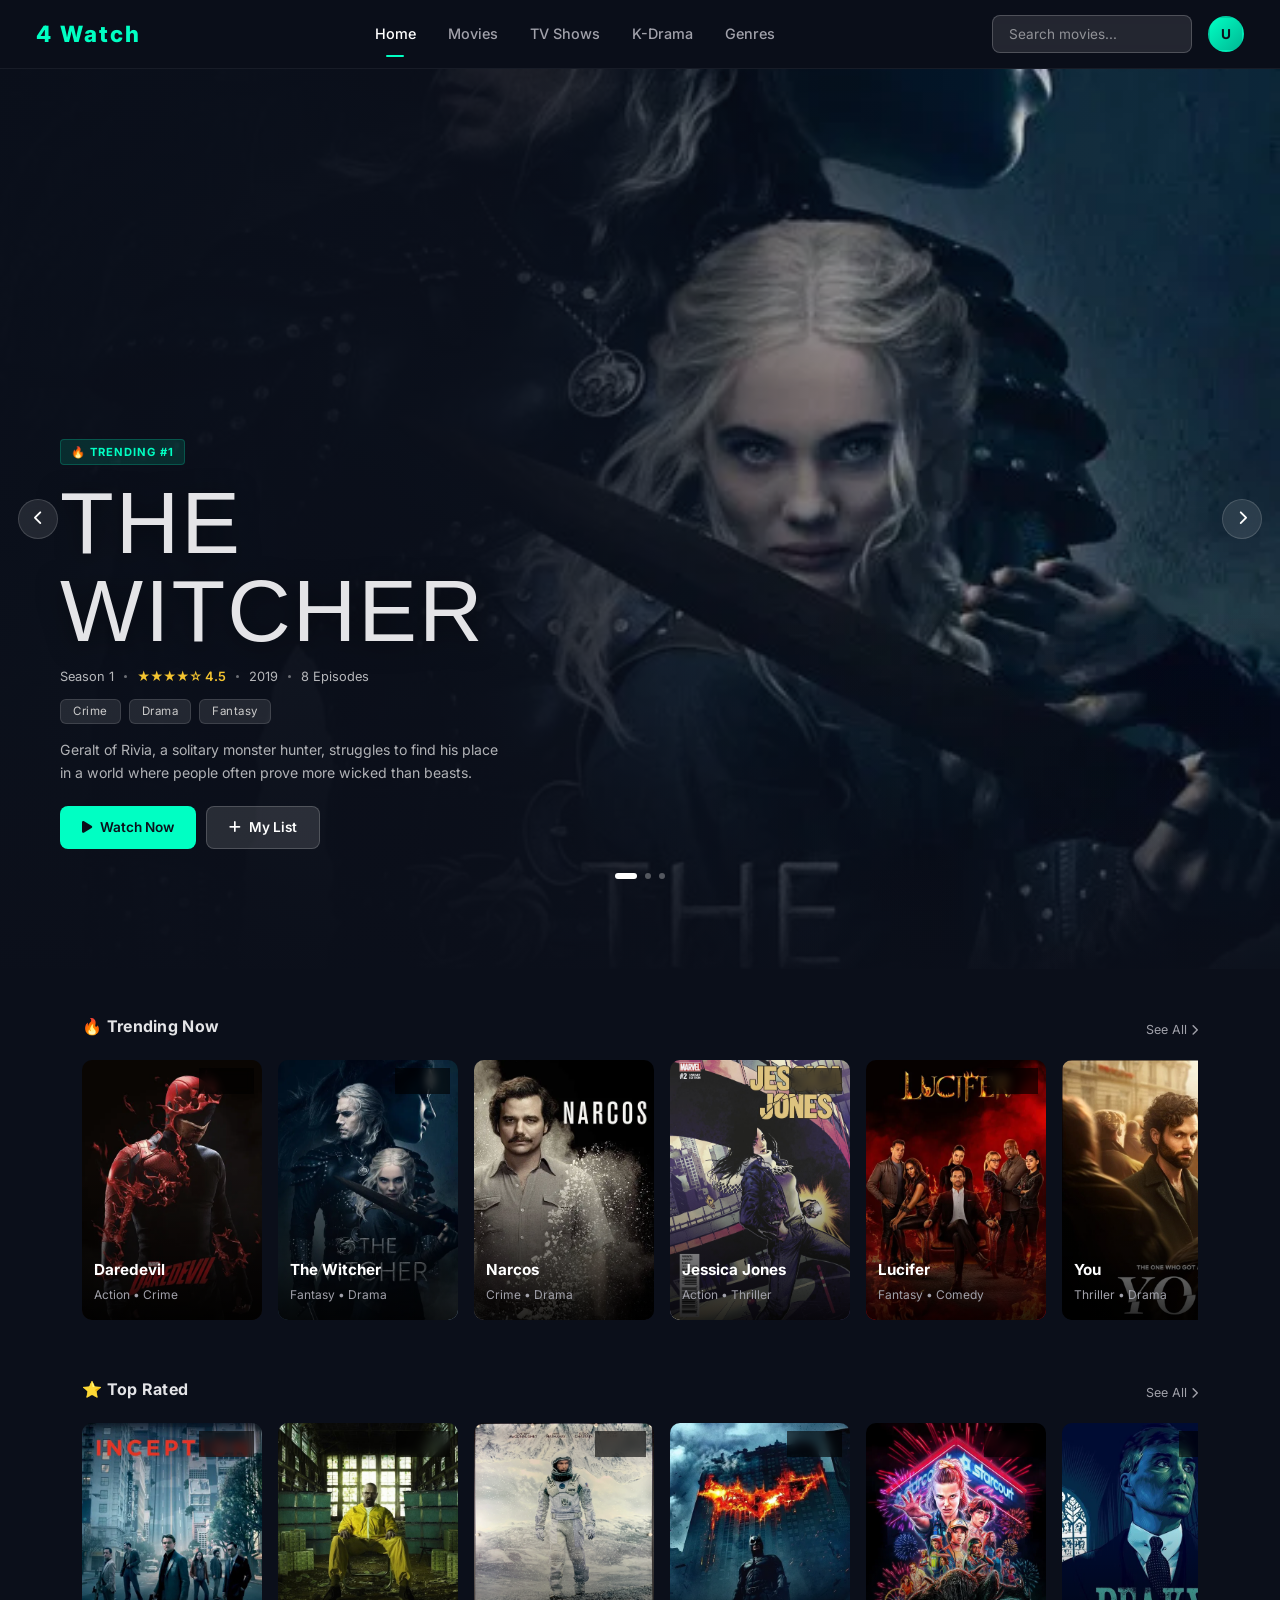
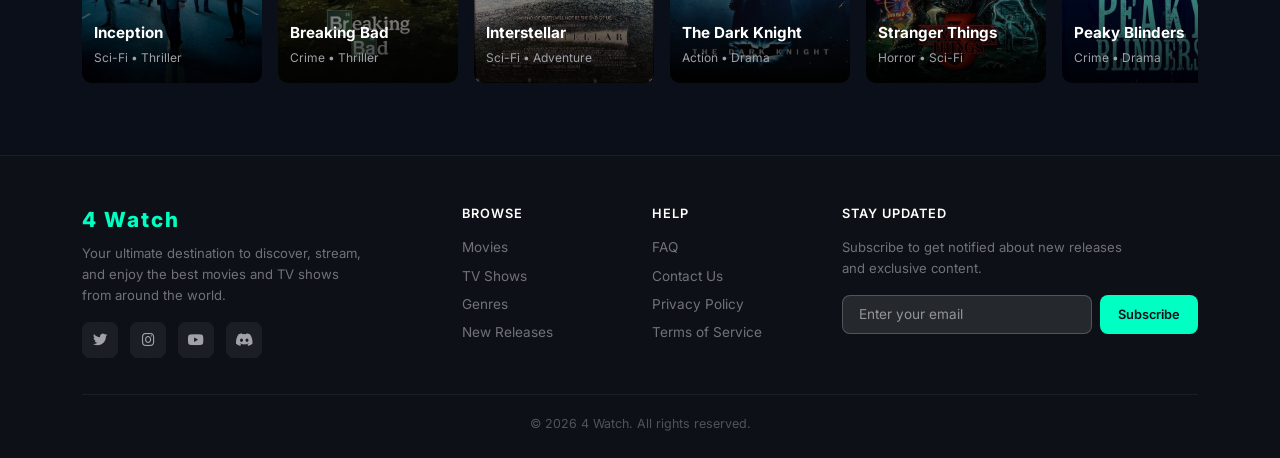
<file: index.html>
<!doctype html>
<html lang="en">
  <head>
    <meta charset="UTF-8" />
    <meta name="viewport" content="width=device-width, initial-scale=1.0" />
    <title>4 Watch — Stream Movies & TV Shows</title>
    <meta
      name="description"
      content="4 Watch — Your ultimate destination to stream movies and TV shows."
    />

    <!-- Google Font -->
    <link rel="preconnect" href="https://fonts.googleapis.com" />
    <link
      href="https://fonts.googleapis.com/css2?family=Inter:wght@400;500;600;700;800&display=swap"
      rel="stylesheet"
    />

    <!-- Bootstrap -->
    <link
      href="https://cdn.jsdelivr.net/npm/bootstrap@5.3.0/dist/css/bootstrap.min.css"
      rel="stylesheet"
    />

    <!-- Font Awesome -->
    <link
      rel="stylesheet"
      href="https://cdnjs.cloudflare.com/ajax/libs/font-awesome/6.5.0/css/all.min.css"
    />

    <!-- Custom CSS -->
    <link rel="stylesheet" href="style/style.css" />
  </head>

  <body>
    <!-- NAVBAR -->
    <nav class="navbar navbar-expand-lg navbar-dark">
      <div class="container-fluid">
        <a class="navbar-brand" href="index.html">4 Watch</a>
        <button
          class="navbar-toggler border-0"
          type="button"
          data-bs-toggle="collapse"
          data-bs-target="#mainNav"
        >
          <span class="navbar-toggler-icon"></span>
        </button>
        <div class="collapse navbar-collapse" id="mainNav">
          <ul class="navbar-nav mx-auto gap-3">
            <li class="nav-item">
              <a class="nav-link active" href="index.html">Home</a>
            </li>
            <li class="nav-item">
              <a class="nav-link" href="movies.html">Movies</a>
            </li>
            <li class="nav-item">
              <a class="nav-link" href="tvshows.html">TV Shows</a>
            </li>
            <li class="nav-item">
              <a class="nav-link" href="kdrama.html">K-Drama</a>
            </li>
            <li class="nav-item">
              <a class="nav-link" href="genres.html">Genres</a>
            </li>
          </ul>
          <div class="d-flex align-items-center gap-3 mt-3 mt-lg-0">
            <form id="searchForm" class="d-flex m-0">
              <input
                id="searchInput"
                type="text"
                class="nav-search d-none d-lg-block"
                placeholder="Search movies..."
              />
            </form>
            <div class="dropdown">
              <div
                class="nav-avatar dropdown-toggle"
                id="profileDropdown"
                data-bs-toggle="dropdown"
                aria-expanded="false"
              >
                U
              </div>
              <ul
                class="dropdown-menu dropdown-menu-end profile-dropdown"
                aria-labelledby="profileDropdown"
              >
                <li class="profile-header">
                  <div class="nav-avatar large">U</div>
                  <div class="profile-info">
                    <span class="profile-name">Ultimate User</span>
                    <span class="profile-email">user@4watch.com</span>
                  </div>
                </li>
                <li><hr class="dropdown-divider" /></li>
                <li>
                  <a class="dropdown-item" href="#"
                    ><i class="fas fa-user-circle me-2"></i> My Profile</a
                  >
                </li>
                <li>
                  <a class="dropdown-item" href="#"
                    ><i class="fas fa-cog me-2"></i> Settings</a
                  >
                </li>
                <li><hr class="dropdown-divider" /></li>
                <li>
                  <a class="dropdown-item text-danger" href="login.html"
                    ><i class="fas fa-sign-out-alt me-2"></i> Sign Out</a
                  >
                </li>
              </ul>
            </div>
          </div>
        </div>
      </div>
    </nav>

    <!-- HERO SECTION -->
    <div class="hero">
      <div class="hero-slides">
        <!-- Slide 1 -->
        <div class="hero-slide active">
          <div class="hero-bg hbg1" style="background-image: url('assets/images/thewitcher.jpg'); background-size: cover; background-position: center; background-repeat: no-repeat;"></div>
          <div class="hero-content">
            <span class="hero-badge">🔥 Trending #1</span>
            <h1 class="hero-title">THE WITCHER</h1>
            <div class="hero-meta">
              <span>Season 1</span><span class="dot"></span>
              <span class="rating">★★★★☆ 4.5</span><span class="dot"></span>
              <span>2019</span><span class="dot"></span>
              <span>8 Episodes</span>
            </div>
            <div class="hero-genres">
              <span class="genre-tag">Crime</span>
              <span class="genre-tag">Drama</span>
              <span class="genre-tag">Fantasy</span>
            </div>
            <p class="hero-desc">
              Geralt of Rivia, a solitary monster hunter, struggles to find his
              place in a world where people often prove more wicked than beasts.
            </p>
            <div class="hero-buttons">
              <button class="btn btn-play">
                <i class="fas fa-play"></i> Watch Now
              </button>
              <button class="btn btn-add">
                <i class="fas fa-plus"></i> My List
              </button>
            </div>
          </div>
        </div>

        <!-- Slide 2 -->
        <div class="hero-slide">
          <div class="hero-bg hbg2" style="background-image: url('assets/images/strangerthings.webp'); background-size: cover; background-position: center; background-repeat: no-repeat;"></div>
          <div class="hero-content">
            <span class="hero-badge">⭐ Top Pick</span>
            <h1 class="hero-title">STRANGER THINGS</h1>
            <div class="hero-meta">
              <span>Season 4</span><span class="dot"></span>
              <span class="rating">★★★★★ 4.9</span><span class="dot"></span>
              <span>2022</span><span class="dot"></span>
              <span>9 Episodes</span>
            </div>
            <div class="hero-genres">
              <span class="genre-tag">Sci-Fi</span>
              <span class="genre-tag">Horror</span>
              <span class="genre-tag">Drama</span>
            </div>
            <p class="hero-desc">
              When a young boy vanishes, a small town uncovers a mystery
              involving secret experiments, terrifying supernatural forces and
              one strange little girl.
            </p>
            <div class="hero-buttons">
              <button class="btn btn-play">
                <i class="fas fa-play"></i> Watch Now
              </button>
              <button class="btn btn-add">
                <i class="fas fa-plus"></i> My List
              </button>
            </div>
          </div>
        </div>

        <!-- Slide 3 -->
        <div class="hero-slide">
          <div class="hero-bg hbg3" style="background-image: url('assets/images/breaking-bad.jpg'); background-size: cover; background-position: center; background-repeat: no-repeat;"></div>
          <div class="hero-content">
            <span class="hero-badge">🆕 New Release</span>
            <h1 class="hero-title">BREAKING BAD</h1>
            <div class="hero-meta">
              <span>Season 5</span><span class="dot"></span>
              <span class="rating">★★★★★ 5.0</span><span class="dot"></span>
              <span>2013</span><span class="dot"></span>
              <span>16 Episodes</span>
            </div>
            <div class="hero-genres">
              <span class="genre-tag">Crime</span>
              <span class="genre-tag">Thriller</span>
              <span class="genre-tag">Drama</span>
            </div>
            <p class="hero-desc">
              A high school chemistry teacher diagnosed with inoperable lung
              cancer turns to manufacturing and selling methamphetamine with a
              former student.
            </p>
            <div class="hero-buttons">
              <button class="btn btn-play">
                <i class="fas fa-play"></i> Watch Now
              </button>
              <button class="btn btn-add">
                <i class="fas fa-plus"></i> My List
              </button>
            </div>
          </div>
        </div>
      </div>

      <!-- Arrows -->
      <button class="hero-arrow left" id="prevBtn">
        <i class="fas fa-chevron-left"></i>
      </button>
      <button class="hero-arrow right" id="nextBtn">
        <i class="fas fa-chevron-right"></i>
      </button>

      <!-- Dots -->
      <div class="hero-dots">
        <div class="hero-dot active" data-i="0"></div>
        <div class="hero-dot" data-i="1"></div>
        <div class="hero-dot" data-i="2"></div>
      </div>
    </div>

    <!-- TRENDING NOW -->
    <div class="container mt-5">
      <div class="section-header">
        <h2 class="section-title">🔥 Trending Now</h2>
        <a href="#" class="section-see-all"
          >See All <i class="fas fa-chevron-right" style="font-size: 0.7rem"></i
        ></a>
      </div>
      <div class="scroll-row">
        <div
          class="movie-card"
          onclick="
            watchMovie(
              'Daredevil',
              'assets/images/daredevil.webp',
              'Action • Crime',
              '8.6',
              '2015',
            )
          "
        >
          <img src="assets/images/daredevil.webp" alt="Daredevil" />
          <span class="card-rating"><i class="fas fa-star"></i> 8.6</span>
          <div class="card-overlay"></div>
          <div class="movie-info">
            <div class="movie-title">Daredevil</div>
            <div class="movie-genre">Action • Crime</div>
          </div>
        </div>

        <div
          class="movie-card"
          onclick="
            watchMovie(
              'The Witcher',
              'assets/images/thewitcher.jpg',
              'Fantasy • Drama',
              '8.2',
              '2019',
            )
          "
        >
          <img src="assets/images/thewitcher.jpg" alt="The Witcher" />
          <span class="card-rating"><i class="fas fa-star"></i> 8.2</span>
          <div class="card-overlay"></div>
          <div class="movie-info">
            <div class="movie-title">The Witcher</div>
            <div class="movie-genre">Fantasy • Drama</div>
          </div>
        </div>

        <div
          class="movie-card"
          onclick="
            watchMovie(
              'Narcos',
              'assets/images/narcos.jpg',
              'Crime • Drama',
              '8.8',
              '2015',
            )
          "
        >
          <img src="assets/images/narcos.jpg" alt="Narcos" />
          <span class="card-rating"><i class="fas fa-star"></i> 8.8</span>
          <div class="card-overlay"></div>
          <div class="movie-info">
            <div class="movie-title">Narcos</div>
            <div class="movie-genre">Crime • Drama</div>
          </div>
        </div>

        <div
          class="movie-card"
          onclick="
            watchMovie(
              'Jessica Jones',
              'assets/images/jessicajones.jpg',
              'Action • Thriller',
              '7.9',
              '2015',
            )
          "
        >
          <img src="assets/images/jessicajones.jpg" alt="Jessica Jones" />
          <span class="card-rating"><i class="fas fa-star"></i> 7.9</span>
          <div class="card-overlay"></div>
          <div class="movie-info">
            <div class="movie-title">Jessica Jones</div>
            <div class="movie-genre">Action • Thriller</div>
          </div>
        </div>

        <div
          class="movie-card"
          onclick="
            watchMovie(
              'Lucifer',
              'assets/images/lucifer.jpg',
              'Fantasy • Comedy',
              '8.1',
              '2016',
            )
          "
        >
          <img src="assets/images/lucifer.jpg" alt="Lucifer" />
          <span class="card-rating"><i class="fas fa-star"></i> 8.1</span>
          <div class="card-overlay"></div>
          <div class="movie-info">
            <div class="movie-title">Lucifer</div>
            <div class="movie-genre">Fantasy • Comedy</div>
          </div>
        </div>

        <div
          class="movie-card"
          onclick="
            watchMovie(
              'You',
              'assets/images/you.jpg',
              'Thriller • Drama',
              '7.7',
              '2018',
            )
          "
        >
          <img src="assets/images/you.jpg" alt="You" />
          <span class="card-rating"><i class="fas fa-star"></i> 7.7</span>
          <div class="card-overlay"></div>
          <div class="movie-info">
            <div class="movie-title">You</div>
            <div class="movie-genre">Thriller • Drama</div>
          </div>
        </div>

        <div
          class="movie-card"
          onclick="
            watchMovie(
              'The Crown',
              'assets/images/thecrown.jpg',
              'Biography • History',
              '8.7',
              '2016',
            )
          "
        >
          <img src="assets/images/thecrown.jpg" alt="The Crown" />
          <span class="card-rating"><i class="fas fa-star"></i> 8.7</span>
          <div class="card-overlay"></div>
          <div class="movie-info">
            <div class="movie-title">The Crown</div>
            <div class="movie-genre">Biography • History</div>
          </div>
        </div>
      </div>
    </div>

    <!-- TOP RATED -->
    <div class="container mt-5">
      <div class="section-header">
        <h2 class="section-title">⭐ Top Rated</h2>
        <a href="#" class="section-see-all"
          >See All <i class="fas fa-chevron-right" style="font-size: 0.7rem"></i
        ></a>
      </div>
      <div class="scroll-row">
        <div
          class="movie-card"
          onclick="
            watchMovie(
              'Inception',
              'assets/images/inception.webp',
              'Sci-Fi • Thriller',
              '9.3',
              '2010',
            )
          "
        >
          <img src="assets/images/inception.webp" alt="Inception" />
          <span class="card-rating"><i class="fas fa-star"></i> 9.3</span>
          <div class="card-overlay"></div>
          <div class="movie-info">
            <div class="movie-title">Inception</div>
            <div class="movie-genre">Sci-Fi • Thriller</div>
          </div>
        </div>

        <div
          class="movie-card"
          onclick="
            watchMovie(
              'Breaking Bad',
              'assets/images/breaking-bad.jpg',
              'Crime • Thriller',
              '9.5',
              '2008',
            )
          "
        >
          <img src="assets/images/breaking-bad.jpg" alt="Breaking Bad" />
          <span class="card-rating"><i class="fas fa-star"></i> 9.5</span>
          <div class="card-overlay"></div>
          <div class="movie-info">
            <div class="movie-title">Breaking Bad</div>
            <div class="movie-genre">Crime • Thriller</div>
          </div>
        </div>

        <div
          class="movie-card"
          onclick="
            watchMovie(
              'Interstellar',
              'assets/images/interstellar.jpg',
              'Sci-Fi • Adventure',
              '9.1',
              '2014',
            )
          "
        >
          <img src="assets/images/interstellar.jpg" alt="Interstellar" />
          <span class="card-rating"><i class="fas fa-star"></i> 9.1</span>
          <div class="card-overlay"></div>
          <div class="movie-info">
            <div class="movie-title">Interstellar</div>
            <div class="movie-genre">Sci-Fi • Adventure</div>
          </div>
        </div>

        <div
          class="movie-card"
          onclick="
            watchMovie(
              'The Dark Knight',
              'assets/images/thedarkknight.jpg',
              'Action • Drama',
              '9.0',
              '2008',
            )
          "
        >
          <img src="assets/images/thedarkknight.jpg" alt="The Dark Knight" />
          <span class="card-rating"><i class="fas fa-star"></i> 9.0</span>
          <div class="card-overlay"></div>
          <div class="movie-info">
            <div class="movie-title">The Dark Knight</div>
            <div class="movie-genre">Action • Drama</div>
          </div>
        </div>

        <div
          class="movie-card"
          onclick="
            watchMovie(
              'Stranger Things',
              'assets/images/strangerthings.webp',
              'Horror • Sci-Fi',
              '8.7',
              '2016',
            )
          "
        >
          <img src="assets/images/strangerthings.webp" alt="Stranger Things" />
          <span class="card-rating"><i class="fas fa-star"></i> 8.7</span>
          <div class="card-overlay"></div>
          <div class="movie-info">
            <div class="movie-title">Stranger Things</div>
            <div class="movie-genre">Horror • Sci-Fi</div>
          </div>
        </div>

        <div
          class="movie-card"
          onclick="
            watchMovie(
              'Peaky Blinders',
              'assets/images/peakyblinders.webp',
              'Crime • Drama',
              '8.8',
              '2013',
            )
          "
        >
          <img src="assets/images/peakyblinders.webp" alt="Peaky Blinders" />
          <span class="card-rating"><i class="fas fa-star"></i> 8.8</span>
          <div class="card-overlay"></div>
          <div class="movie-info">
            <div class="movie-title">Peaky Blinders</div>
            <div class="movie-genre">Crime • Drama</div>
          </div>
        </div>
        <div
          class="movie-card"
          onclick="
            watchMovie(
              'Comic 8',
              'assets/images/comic8.jpg',
              'Comedy • Action',
              '8.8',
              '2014',
            )
          "
        >
          <img src="assets/images/comic8.jpg" alt="Comic 8" />
          <span class="card-rating"><i class="fas fa-star"></i> 8.8</span>
          <div class="card-overlay"></div>
          <div class="movie-info">
            <div class="movie-title">Comic 8</div>
            <div class="movie-genre">Comedy • Action</div>
          </div>
        </div>
      </div>
    </div>

    <!-- FOOTER -->
    <footer>
      <div class="container">
        <div class="row g-4">
          <div class="col-lg-4 col-md-6">
            <div class="footer-brand">4 Watch</div>
            <p class="footer-desc">
              Your ultimate destination to discover, stream, and enjoy the best
              movies and TV shows from around the world.
            </p>
            <div class="mt-3">
              <a href="#" class="social-icon"><i class="fab fa-twitter"></i></a>
              <a href="#" class="social-icon"
                ><i class="fab fa-instagram"></i
              ></a>
              <a href="#" class="social-icon"><i class="fab fa-youtube"></i></a>
              <a href="#" class="social-icon"><i class="fab fa-discord"></i></a>
            </div>
          </div>
          <div class="col-lg-2 col-md-6 col-6">
            <div class="footer-heading">Browse</div>
            <a href="#" class="footer-link">Movies</a>
            <a href="#" class="footer-link">TV Shows</a>
            <a href="#" class="footer-link">Genres</a>
            <a href="#" class="footer-link">New Releases</a>
          </div>
          <div class="col-lg-2 col-md-6 col-6">
            <div class="footer-heading">Help</div>
            <a href="#" class="footer-link">FAQ</a>
            <a href="#" class="footer-link">Contact Us</a>
            <a href="#" class="footer-link">Privacy Policy</a>
            <a href="#" class="footer-link">Terms of Service</a>
          </div>
          <div class="col-lg-4 col-md-6">
            <div class="footer-heading">Stay Updated</div>
            <p class="footer-desc">
              Subscribe to get notified about new releases and exclusive
              content.
            </p>
            <div class="d-flex gap-2 mt-2">
              <input
                id="subscribeInput"
                type="email"
                class="nav-search flex-grow-1"
                placeholder="Enter your email"
                style="width: auto"
              />
              <button
                id="subscribeBtn"
                class="btn btn-play"
                style="padding: 8px 18px; font-size: 0.8rem"
              >
                Subscribe
              </button>
            </div>
          </div>
        </div>
        <div class="footer-bottom">© 2026 4 Watch. All rights reserved.</div>
      </div>
    </footer>

    <!-- SCRIPTS -->
    <script src="https://cdn.jsdelivr.net/npm/bootstrap@5.3.0/dist/js/bootstrap.bundle.min.js"></script>
    <script>
      const slides = document.querySelectorAll(".hero-slide");
      const dots = document.querySelectorAll(".hero-dot");
      let current = 0;
      let timer;

      function goTo(n) {
        slides[current].classList.remove("active");
        dots[current].classList.remove("active");
        current = (n + slides.length) % slides.length;
        slides[current].classList.add("active");
        dots[current].classList.add("active");
      }

      function startTimer() {
        clearInterval(timer);
        timer = setInterval(() => goTo(current + 1), 5000);
      }

      document.getElementById("nextBtn").addEventListener("click", () => {
        goTo(current + 1);
        startTimer();
      });
      document.getElementById("prevBtn").addEventListener("click", () => {
        goTo(current - 1);
        startTimer();
      });
      dots.forEach((d) =>
        d.addEventListener("click", () => {
          goTo(+d.dataset.i);
          startTimer();
        }),
      );

      startTimer();

      function watchMovie(title, img, genre, rating, year) {
        const q = `title=${encodeURIComponent(title)}&img=${encodeURIComponent(img)}&genre=${encodeURIComponent(genre)}&rating=${encodeURIComponent(rating)}&year=${encodeURIComponent(year)}&from=index.html`;
        window.location.href = `nonton.html?${q}`;
      }
    </script>
  </body>
</html>
</file>
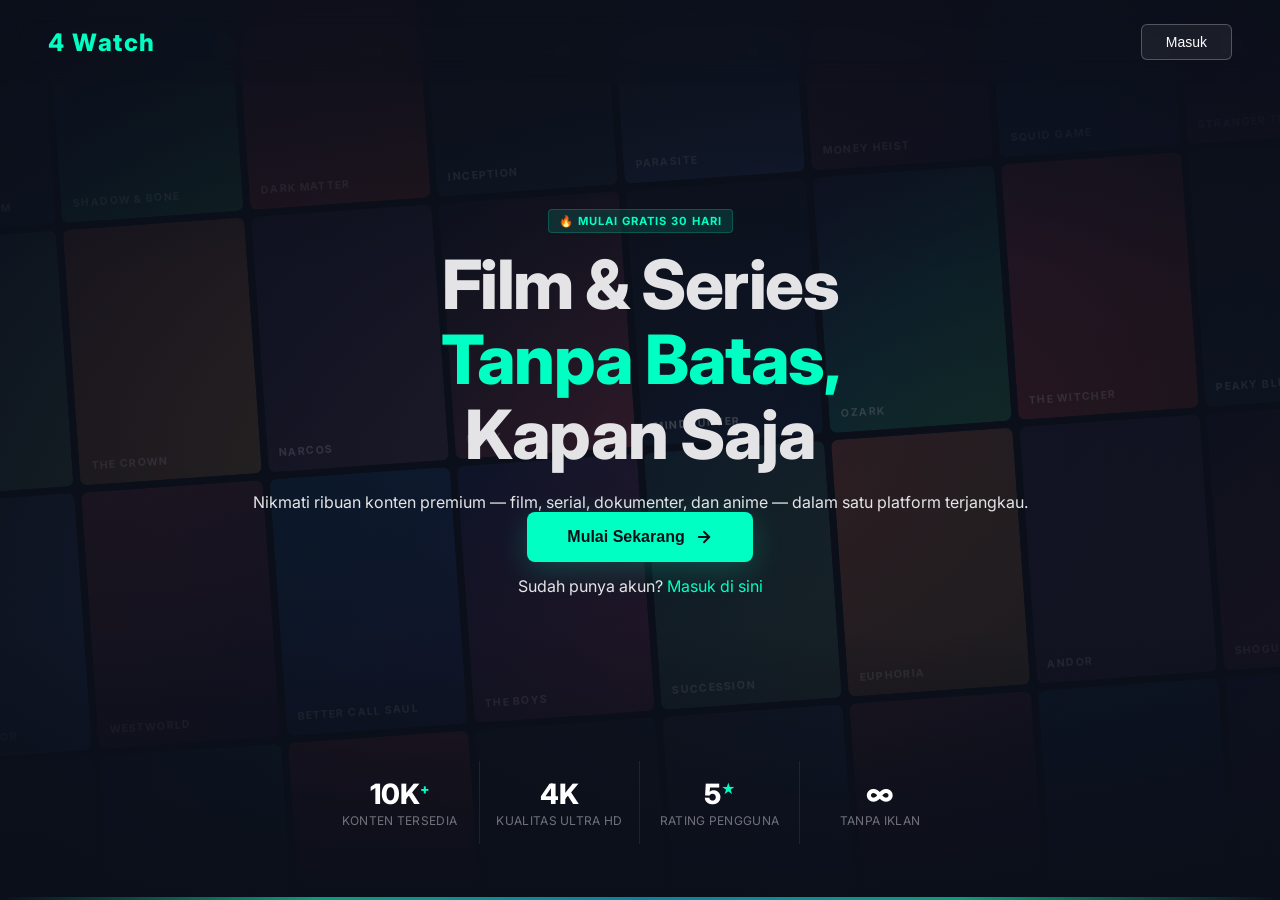
<file: login.html>
<!doctype html>
<html lang="id">
  <head>
    <meta charset="UTF-8" />
    <meta name="viewport" content="width=device-width, initial-scale=1.0" />
    <title>4 Watch — Tonton Tanpa Batas</title>

    <!-- Google Fonts -->
    <link rel="preconnect" href="https://fonts.googleapis.com" />
    <link
      href="https://fonts.googleapis.com/css2?family=Inter:wght@400;500;600;700;800&display=swap"
      rel="stylesheet"
    />

    <!-- Font Awesome -->
    <link
      rel="stylesheet"
      href="https://cdnjs.cloudflare.com/ajax/libs/font-awesome/6.5.0/css/all.min.css"
    />

    <!-- Custom CSS -->
    <link rel="stylesheet" href="style/style.css" />
  </head>
  <body>
    <!-- ══════════════════════════════════════════
     SECTION 1: LANDING PAGE
══════════════════════════════════════════ -->
    <section id="landing">
      <!-- Poster grid background -->
      <div class="poster-grid" id="posterGrid"></div>
      <div class="overlay-auth"></div>
      <div class="glow-strip"></div>

      <!-- Navbar -->
      <nav class="navbar">
        <a
          href="index.html"
          class="navbar-brand align-items-center"
          style="text-decoration: none"
          >4 Watch</a
        >
        <button class="nav-btn" onclick="goToAuth('login')">Masuk</button>
      </nav>

      <!-- Hero -->
      <div class="hero-auth">
        <div class="hero-badge fade-in-up">🔥 Mulai Gratis 30 Hari</div>
        <h1 class="fade-in-up delay-1">
          Film & Series<br /><em>Tanpa Batas,</em><br />Kapan Saja
        </h1>
        <p class="fade-in-up delay-2">
          Nikmati ribuan konten premium — film, serial, dokumenter, dan anime —
          dalam satu platform terjangkau.
        </p>
        <div class="hero-actions fade-in-up delay-3">
          <button class="btn-cta-auth" onclick="goToAuth('register')">
            Mulai Sekarang
            <svg
              width="18"
              height="18"
              viewBox="0 0 24 24"
              fill="none"
              stroke="currentColor"
              stroke-width="2.5"
              stroke-linecap="round"
              stroke-linejoin="round"
            >
              <line x1="5" y1="12" x2="19" y2="12" />
              <polyline points="12 5 19 12 12 19" />
            </svg>
          </button>
          <div class="footnote" style="margin-top: 14px">
            Sudah punya akun?
            <a onclick="goToAuth('login')" style="color: var(--auth-accent)"
              >Masuk di sini</a
            >
          </div>
        </div>
      </div>

      <!-- Stats -->
      <div class="stats" style="margin-bottom: 20px">
        <div class="stat">
          <div class="stat-num">10K<sup>+</sup></div>
          <div class="stat-label">Konten Tersedia</div>
        </div>
        <div class="stat">
          <div class="stat-num">4K</div>
          <div class="stat-label">Kualitas Ultra HD</div>
        </div>
        <div class="stat">
          <div class="stat-num">5<sup>★</sup></div>
          <div class="stat-label">Rating Pengguna</div>
        </div>
        <div class="stat">
          <div class="stat-num">∞</div>
          <div class="stat-label">Tanpa Iklan</div>
        </div>
      </div>
    </section>

    <!-- ══════════════════════════════════════════
     SECTION 2: AUTH (Login / Register)
══════════════════════════════════════════ -->
    <section id="auth-section">
      <button class="back-btn" onclick="goBack()">← Kembali</button>

      <div class="auth-brand">
        <div class="logo-sm">4 Watch</div>
        <p>Masuk atau buat akun untuk melanjutkan</p>
      </div>

      <div class="auth-card">
        <div class="auth-tabs">
          <button class="auth-tab-btn active" onclick="switchTab('login')">
            Masuk
          </button>
          <button class="auth-tab-btn" onclick="switchTab('register')">
            Daftar
          </button>
        </div>

        <div class="auth-alert" id="alert"></div>

        <!-- Login -->
        <div class="form-panel active" id="panel-login">
          <div class="auth-field">
            <input
              type="email"
              id="l-email"
              autocomplete="email"
              oninput="checkValue(this)"
            />
            <label for="l-email">Alamat Email</label>
          </div>
          <div class="auth-field">
            <input
              type="password"
              id="l-pass"
              autocomplete="current-password"
              oninput="checkValue(this)"
              style="padding-right: 44px"
            />
            <label for="l-pass">Kata Sandi</label>
            <button
              type="button"
              class="toggle-pw"
              onclick="togglePw('l-pass', this)"
            >
              <i class="far fa-eye"></i>
            </button>
          </div>
          <button class="btn-auth-submit" onclick="doLogin()">Masuk</button>
          <div class="auth-divider">atau</div>
          <div class="footnote">
            Belum punya akun?
            <a onclick="switchTab('register')">Daftar sekarang</a>
          </div>
        </div>

        <!-- Register -->
        <div class="form-panel" id="panel-register">
          <div class="auth-field">
            <input
              type="text"
              id="r-name"
              autocomplete="name"
              oninput="checkValue(this)"
            />
            <label for="r-name">Nama Lengkap</label>
          </div>
          <div class="auth-field">
            <input
              type="email"
              id="r-email"
              autocomplete="email"
              oninput="checkValue(this)"
            />
            <label for="r-email">Alamat Email</label>
          </div>
          <div class="auth-field">
            <input
              type="password"
              id="r-pass"
              autocomplete="new-password"
              oninput="
                checkValue(this);
                checkStrength(this.value);
              "
              style="padding-right: 44px"
            />
            <label for="r-pass">Kata Sandi</label>
            <button
              type="button"
              class="toggle-pw"
              onclick="togglePw('r-pass', this)"
            >
              <i class="far fa-eye"></i>
            </button>
          </div>
          <div class="strength-meter" id="strength-bar">
            <div class="strength-seg" id="seg1"></div>
            <div class="strength-seg" id="seg2"></div>
            <div class="strength-seg" id="seg3"></div>
            <div class="strength-seg" id="seg4"></div>
          </div>
          <div
            class="strength-label"
            id="strength-label"
            style="
              display: none;
              font-size: 11px;
              color: #71717a;
              text-align: right;
              margin-bottom: 12px;
            "
          ></div>
          <div class="auth-field">
            <input
              type="password"
              id="r-pass2"
              autocomplete="new-password"
              oninput="checkValue(this)"
              style="padding-right: 44px"
            />
            <label for="r-pass2">Konfirmasi Kata Sandi</label>
            <button
              type="button"
              class="toggle-pw"
              onclick="togglePw('r-pass2', this)"
            >
              <i class="far fa-eye"></i>
            </button>
          </div>
          <div
            class="check-row"
            style="
              display: flex;
              align-items: flex-start;
              gap: 10px;
              margin-bottom: 18px;
            "
          >
            <input
              type="checkbox"
              id="r-agree"
              style="
                width: 16px;
                height: 16px;
                margin-top: 2px;
                accent-color: var(--auth-accent);
              "
            />
            <label
              for="r-agree"
              style="font-size: 13px; color: #71717a; cursor: pointer"
            >
              Saya menyetujui
              <a
                href="#"
                style="color: var(--auth-accent); text-decoration: none"
                >Syarat & Ketentuan</a
              >
            </label>
          </div>
          <button class="btn-auth-submit" onclick="doRegister()">
            Buat Akun
          </button>
          <div class="auth-divider">atau</div>
          <div class="footnote">
            Sudah punya akun? <a onclick="switchTab('login')">Masuk di sini</a>
          </div>
        </div>
      </div>
    </section>

    <script>
      /* ─────────────────────────────────────────────────────────
   POSTER GRID GENERATOR
───────────────────────────────────────────────────────── */
      const titles = [
        "The Last Kingdom",
        "Shadow & Bone",
        "Dark Matter",
        "Inception",
        "Parasite",
        "Money Heist",
        "Squid Game",
        "Stranger Things",
        "Breaking Bad",
        "The Crown",
        "Narcos",
        "Dark",
        "Mindhunter",
        "Ozark",
        "The Witcher",
        "Peaky Blinders",
        "Black Mirror",
        "Westworld",
        "Better Call Saul",
        "The Boys",
        "Succession",
        "Euphoria",
        "Andor",
        "Shogun",
        "True Detective",
        "The Bear",
        "House of Dragon",
        "Severance",
        "The Last of Us",
        "Wednesday",
        "Beef",
        "Shrinking",
        "Poker Face",
        "The Diplomat",
        "Lupin",
      ];
      const classes = [
        "p1",
        "p2",
        "p3",
        "p4",
        "p5",
        "p6",
        "p7",
        "p8",
        "p9",
        "p10",
        "p11",
        "p12",
      ];
      const grid = document.getElementById("posterGrid");
      const total = 8 * 4;
      for (let i = 0; i < total; i++) {
        const div = document.createElement("div");
        div.className = `poster ${classes[i % classes.length]}`;
        div.setAttribute("data-title", titles[i % titles.length]);
        const delay = (Math.random() * 4).toFixed(2);
        const dur = (5 + Math.random() * 4).toFixed(2);
        div.style.animationDelay = `${delay}s`;
        div.style.animationDuration = `${dur}s`;
        grid.appendChild(div);
      }

      /* ─────────────────────────────────────────────────────────
   NAVIGATION BETWEEN SECTIONS
───────────────────────────────────────────────────────── */
      function goToAuth(tab) {
        const landing = document.getElementById("landing");
        const auth = document.getElementById("auth-section");
        landing.classList.add("hide");
        setTimeout(() => {
          landing.style.display = "none";
          auth.style.display = "flex";
          requestAnimationFrame(() => {
            requestAnimationFrame(() => {
              auth.classList.add("visible");
              switchTab(tab);
              window.scrollTo(0, 0);
            });
          });
        }, 450);
      }

      function goBack() {
        const landing = document.getElementById("landing");
        const auth = document.getElementById("auth-section");
        auth.classList.remove("visible");
        setTimeout(() => {
          auth.style.display = "none";
          landing.style.display = "";
          requestAnimationFrame(() => {
            requestAnimationFrame(() => landing.classList.remove("hide"));
          });
        }, 450);
      }

      /* ─────────────────────────────────────────────────────────
   AUTH LOGIC
───────────────────────────────────────────────────── */
      const users = [];

      function checkValue(inp) {
        inp.value.trim()
          ? inp.classList.add("has-value")
          : inp.classList.remove("has-value");
      }
      function switchTab(tab) {
        hideAlert();
        document.querySelectorAll(".auth-tab-btn").forEach((b, i) => {
          b.classList.toggle(
            "active",
            (i === 0 && tab === "login") || (i === 1 && tab === "register"),
          );
        });
        document
          .getElementById("panel-login")
          .classList.toggle("active", tab === "login");
        document
          .getElementById("panel-register")
          .classList.toggle("active", tab === "register");
      }
      function togglePw(id, btn) {
        const inp = document.getElementById(id);
        const icon = btn.querySelector("i");
        const vis = inp.type === "text";
        inp.type = vis ? "password" : "text";
        icon.className = vis ? "far fa-eye" : "far fa-eye-slash";
      }
      function showAlert(msg, type = "error") {
        const el = document.getElementById("alert");
        el.textContent = (type === "error" ? "⚠ " : "✓ ") + msg;
        el.className = `auth-alert show ${type}`;
      }
      function hideAlert() {
        document.getElementById("alert").className = "auth-alert";
      }

      const sc = ["#ef4444", "#f59e0b", "#fbbf24", "#10b981"];
      const lbl = ["Lemah", "Cukup", "Kuat", "Sangat Kuat"];
      function checkStrength(pw) {
        const bar = document.getElementById("strength-bar");
        const lel = document.getElementById("strength-label");
        if (!pw) {
          bar.className = "strength-meter";
          lel.style.display = "none";
          return;
        }
        bar.className = "strength-meter show";
        lel.style.display = "block";
        let s = 0;
        if (pw.length >= 8) s++;
        if (/[A-Z]/.test(pw)) s++;
        if (/[0-9]/.test(pw)) s++;
        if (/[^A-Za-z0-9]/.test(pw)) s++;
        for (let i = 1; i <= 4; i++) {
          document.getElementById("seg" + i).style.background =
            i <= s ? sc[s - 1] : "rgba(255,255,255,0.08)";
        }
        lel.textContent = lbl[s - 1] || "";
        lel.style.color = sc[s - 1] || "#71717a";
      }

      function doLogin() {
        hideAlert();
        const email = document.getElementById("l-email").value.trim();
        const pass = document.getElementById("l-pass").value;
        if (!email || !pass) return showAlert("Mohon isi semua kolom.");
        const u = users.find((u) => u.email === email && u.pass === pass);
        if (!u) return showAlert("Email atau kata sandi salah.");
        showAlert(`Selamat datang, ${u.name}! Login berhasil.`, "success");
        setTimeout(() => (window.location.href = "index.html"), 1500);
      }

      function doRegister() {
        hideAlert();
        const name = document.getElementById("r-name").value.trim();
        const email = document.getElementById("r-email").value.trim();
        const pass = document.getElementById("r-pass").value;
        const pass2 = document.getElementById("r-pass2").value;
        const agree = document.getElementById("r-agree").checked;
        if (!name || !email || !pass || !pass2)
          return showAlert("Mohon isi semua kolom.");
        if (pass !== pass2)
          return showAlert("Konfirmasi kata sandi tidak cocok.");
        if (!agree)
          return showAlert("Anda harus menyetujui syarat & ketentuan.");
        if (users.find((u) => u.email === email))
          return showAlert("Email sudah terdaftar.");
        users.push({ name, email, pass });
        showAlert(`Akun berhasil dibuat! Silakan masuk, ${name}.`, "success");
        setTimeout(() => switchTab("login"), 1500);
      }
    </script>
  </body>
</html>
</file>
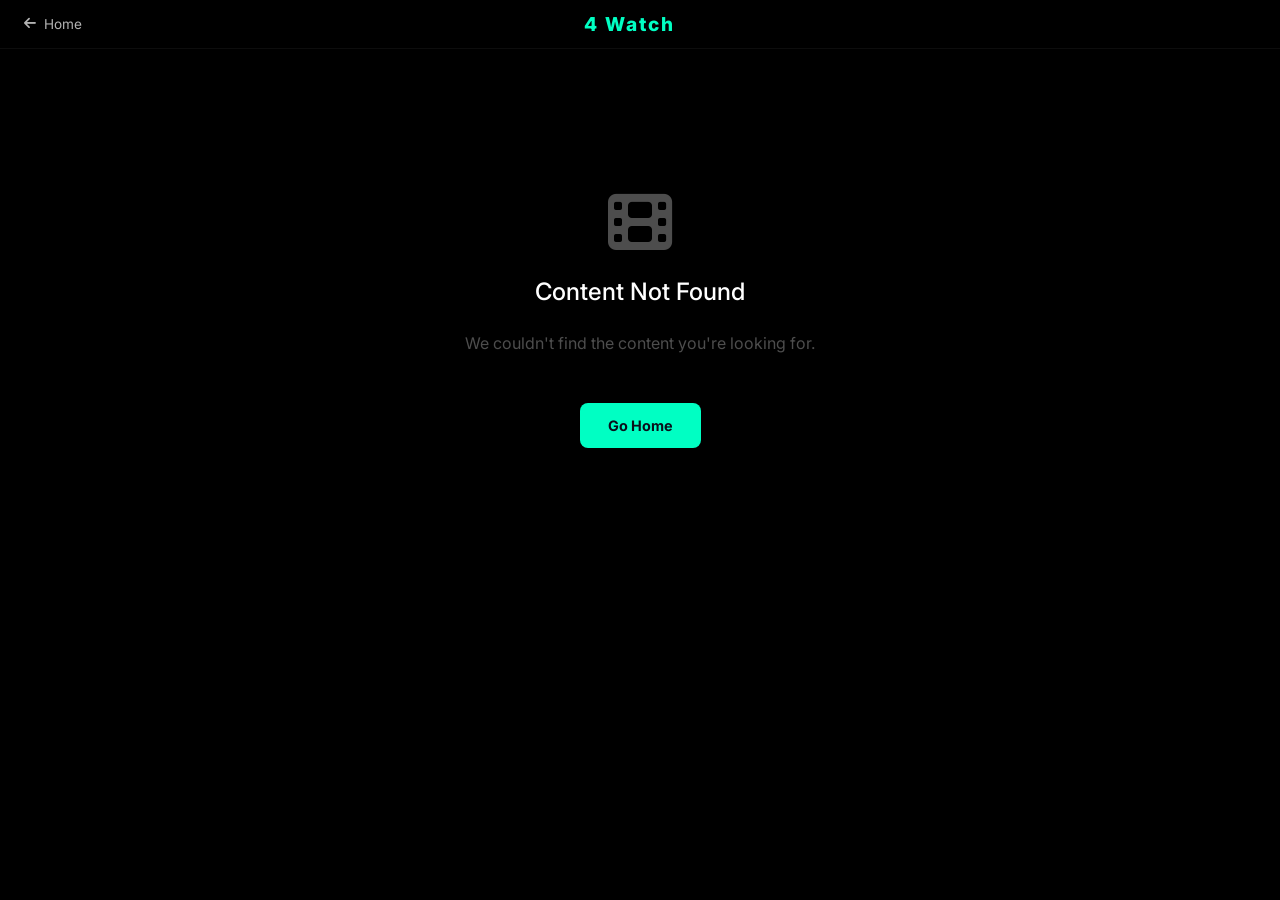
<file: nonton.html>
<!doctype html>
<html lang="en">
  <head>
    <meta charset="UTF-8" />
    <meta name="viewport" content="width=device-width, initial-scale=1.0" />
    <title>Watch — 4 Watch</title>
    <meta name="description" content="Watch movies and TV shows on 4 Watch." />
    <link rel="preconnect" href="https://fonts.googleapis.com" />
    <link
      href="https://fonts.googleapis.com/css2?family=Inter:wght@400;500;600;700;800&display=swap"
      rel="stylesheet"
    />
    <link
      href="https://cdn.jsdelivr.net/npm/bootstrap@5.3.0/dist/css/bootstrap.min.css"
      rel="stylesheet"
    />
    <link
      rel="stylesheet"
      href="https://cdnjs.cloudflare.com/ajax/libs/font-awesome/6.5.0/css/all.min.css"
    />
    <link rel="stylesheet" href="style/style.css" />
    <style>
      /* ── WATCH PAGE ── */
      .watch-page {
        background: #000;
        min-height: 100vh;
      }

      /* Video Player */
      .player-wrap {
        position: relative;
        width: 100%;
        background: #000;
        aspect-ratio: 16/9;
        max-height: 78vh;
        overflow: hidden;
      }
      .player-wrap video,
      .player-placeholder {
        width: 100%;
        height: 100%;
        object-fit: cover;
        display: block;
      }
      .player-placeholder {
        display: flex;
        align-items: center;
        justify-content: center;
        flex-direction: column;
        gap: 16px;
        color: rgba(255, 255, 255, 0.3);
        font-size: 1rem;
        position: relative;
        aspect-ratio: 16/9;
        max-height: 78vh;
      }
      .player-placeholder-bg {
        position: absolute;
        inset: 0;
        background-size: cover;
        background-position: center;
        filter: brightness(0.25) blur(6px);
      }
      .player-placeholder-icon {
        position: relative;
        z-index: 2;
        display: flex;
        flex-direction: column;
        align-items: center;
        gap: 14px;
      }
      .player-placeholder-icon i {
        font-size: 4rem;
        color: var(--accent);
        opacity: 0.9;
      }
      .player-placeholder-icon p {
        color: rgba(255, 255, 255, 0.5);
        font-size: 0.9rem;
      }

      /* Custom Controls overlay */
      .player-controls {
        position: absolute;
        bottom: 0;
        left: 0;
        right: 0;
        padding: 40px 24px 18px;
        background: linear-gradient(
          to top,
          rgba(0, 0, 0, 0.85) 0%,
          transparent 100%
        );
        display: flex;
        align-items: center;
        gap: 16px;
        z-index: 10;
        opacity: 0;
        transition: opacity 0.3s;
      }
      .player-wrap:hover .player-controls {
        opacity: 1;
      }

      .ctrl-btn {
        background: none;
        border: none;
        color: #fff;
        font-size: 1.2rem;
        cursor: pointer;
        padding: 6px 10px;
        border-radius: 6px;
        transition: background 0.2s;
      }
      .ctrl-btn:hover {
        background: rgba(255, 255, 255, 0.1);
      }

      .progress-bar-wrap {
        flex: 1;
        height: 4px;
        background: rgba(255, 255, 255, 0.2);
        border-radius: 4px;
        cursor: pointer;
        position: relative;
      }
      .progress-bar-fill {
        height: 100%;
        width: 0%;
        background: var(--accent);
        border-radius: 4px;
        transition: width 0.3s;
      }

      .time-label {
        font-size: 0.75rem;
        color: rgba(255, 255, 255, 0.7);
        min-width: 80px;
      }

      .volume-wrap {
        display: flex;
        align-items: center;
        gap: 8px;
      }
      .volume-slider {
        width: 72px;
        height: 4px;
        accent-color: var(--accent);
        cursor: pointer;
      }

      /* Info Section */
      .info-section {
        padding: 28px 0 0;
        background: var(--bg);
      }
      .movie-badge {
        display: inline-flex;
        align-items: center;
        gap: 6px;
        background: rgba(0, 255, 195, 0.1);
        color: var(--accent);
        border: 1px solid rgba(0, 255, 195, 0.2);
        font-size: 0.7rem;
        font-weight: 700;
        letter-spacing: 1px;
        text-transform: uppercase;
        padding: 4px 10px;
        border-radius: 4px;
        margin-bottom: 12px;
      }
      .movie-main-title {
        font-size: clamp(1.6rem, 4vw, 2.8rem);
        font-weight: 800;
        line-height: 1.1;
        margin-bottom: 12px;
        color: #fff;
      }
      .movie-meta-row {
        display: flex;
        align-items: center;
        gap: 12px;
        flex-wrap: wrap;
        font-size: 0.82rem;
        color: rgba(255, 255, 255, 0.6);
        margin-bottom: 14px;
      }
      .meta-badge {
        background: rgba(255, 255, 255, 0.08);
        border: 1px solid rgba(255, 255, 255, 0.12);
        padding: 3px 10px;
        border-radius: 4px;
        font-size: 0.75rem;
        color: #d1d5db;
      }
      .meta-rating {
        color: #f4c430;
        font-weight: 700;
        font-size: 0.85rem;
      }
      .movie-desc {
        color: rgba(255, 255, 255, 0.65);
        font-size: 0.9rem;
        line-height: 1.7;
        max-width: 680px;
        margin-bottom: 22px;
      }
      .action-row {
        display: flex;
        gap: 12px;
        flex-wrap: wrap;
        margin-bottom: 32px;
      }
      .btn-watch {
        background: var(--accent);
        color: #0b0f1a;
        border: none;
        padding: 12px 28px;
        border-radius: 8px;
        font-weight: 700;
        font-size: 0.9rem;
        cursor: pointer;
        display: flex;
        align-items: center;
        gap: 8px;
        transition: all 0.2s;
      }
      .btn-watch:hover {
        background: rgba(0, 255, 195, 0.85);
        transform: scale(1.02);
      }

      .btn-list {
        background: rgba(255, 255, 255, 0.1);
        color: #fff;
        border: 1px solid rgba(255, 255, 255, 0.18);
        padding: 12px 24px;
        border-radius: 8px;
        font-weight: 600;
        font-size: 0.9rem;
        cursor: pointer;
        display: flex;
        align-items: center;
        gap: 8px;
        transition: all 0.2s;
      }
      .btn-list:hover {
        background: rgba(255, 255, 255, 0.18);
      }

      /* Genres tags */
      .genres-row {
        display: flex;
        gap: 8px;
        flex-wrap: wrap;
        margin-bottom: 30px;
      }
      .genre-pill {
        background: rgba(255, 255, 255, 0.07);
        border: 1px solid rgba(255, 255, 255, 0.1);
        padding: 5px 14px;
        border-radius: 20px;
        font-size: 0.78rem;
        color: #a1a1aa;
        transition: all 0.2s;
        cursor: pointer;
        text-decoration: none;
      }
      .genre-pill:hover {
        background: var(--accent);
        color: #0b0f1a;
        border-color: var(--accent);
      }

      /* Divider */
      .section-divider {
        border: none;
        border-top: 1px solid rgba(255, 255, 255, 0.07);
        margin: 24px 0;
      }

      /* More Like This */
      .more-section {
        padding-bottom: 60px;
      }
      .more-title {
        font-size: 1.1rem;
        font-weight: 700;
        margin-bottom: 18px;
        color: #fff;
      }

      /* Back button in navbar area */
      .watch-nav {
        background: rgba(0, 0, 0, 0.6);
        backdrop-filter: blur(14px);
        -webkit-backdrop-filter: blur(14px);
        border-bottom: 1px solid rgba(255, 255, 255, 0.05);
        padding: 0.6rem 1.5rem;
        display: flex;
        align-items: center;
        justify-content: space-between;
        position: sticky;
        top: 0;
        z-index: 1000;
      }
      .back-link {
        color: rgba(255, 255, 255, 0.7);
        text-decoration: none;
        font-size: 0.85rem;
        display: flex;
        align-items: center;
        gap: 8px;
        transition: color 0.2s;
      }
      .back-link:hover {
        color: var(--accent);
      }
      .watch-brand {
        color: var(--accent);
        font-weight: 800;
        font-size: 1.2rem;
        letter-spacing: 2px;
        text-decoration: none;
      }

      /* Not Found */
      .not-found {
        display: flex;
        flex-direction: column;
        align-items: center;
        justify-content: center;
        min-height: 60vh;
        gap: 16px;
        color: rgba(255, 255, 255, 0.3);
        text-align: center;
      }
      .not-found i {
        font-size: 4rem;
        margin-bottom: 8px;
      }
      .not-found h2 {
        color: #fff;
        font-size: 1.5rem;
      }

      @media (max-width: 768px) {
        .player-controls {
          padding: 20px 12px 12px;
          gap: 8px;
        }
        .volume-wrap {
          display: none;
        }
      }
    </style>
  </head>
  <body class="watch-page">
    <!-- Navbar -->
    <nav class="watch-nav">
      <a class="back-link" id="backLink" href="index.html">
        <i class="fas fa-arrow-left"></i> <span id="backLabel">Back</span>
      </a>
      <a class="watch-brand" href="index.html">4 Watch</a>
      <div style="width: 80px"></div>
    </nav>

    <!-- Main Content -->
    <div id="mainContent">
      <!-- Player -->
      <div class="player-wrap" id="playerWrap">
        <div class="player-placeholder" id="playerPlaceholder">
          <div class="player-placeholder-bg" id="placeholderBg"></div>
          <div class="player-placeholder-icon">
            <i class="fas fa-play-circle"></i>
            <p>Video player simulation</p>
          </div>
        </div>
        <!-- Controls -->
        <div class="player-controls">
          <button class="ctrl-btn" id="playPauseBtn" title="Play/Pause">
            <i class="fas fa-play"></i>
          </button>
          <button class="ctrl-btn" title="Skip Back">
            <i class="fas fa-backward-step"></i>
          </button>
          <button class="ctrl-btn" title="Skip Forward">
            <i class="fas fa-forward-step"></i>
          </button>
          <div class="volume-wrap">
            <i
              class="fas fa-volume-up"
              style="color: #fff; font-size: 0.9rem"
            ></i>
            <input
              type="range"
              class="volume-slider"
              min="0"
              max="100"
              value="80"
            />
          </div>
          <div class="progress-bar-wrap" id="progressWrap">
            <div class="progress-bar-fill" id="progressFill"></div>
          </div>
          <span class="time-label" id="timeLabel">0:00 / 0:00</span>
          <button class="ctrl-btn" title="Subtitles">
            <i class="fas fa-closed-captioning"></i>
          </button>
          <button class="ctrl-btn" id="fullscreenBtn" title="Fullscreen">
            <i class="fas fa-expand"></i>
          </button>
        </div>
      </div>

      <!-- Info -->
      <div class="info-section">
        <div class="container">
          <div class="row">
            <div class="col-lg-8">
              <div class="movie-badge" id="infoBadge">🎬 Now Playing</div>
              <h1 class="movie-main-title" id="infoTitle">Loading...</h1>
              <div class="movie-meta-row" id="infoMeta"></div>
              <p class="movie-desc" id="infoDesc">Loading description...</p>
              <div class="action-row">
                <button class="btn-watch" id="playBtn">
                  <i class="fas fa-play"></i> Play
                </button>
                <button class="btn-list">
                  <i class="fas fa-plus"></i> My List
                </button>
                <button class="btn-list">
                  <i class="fas fa-share-alt"></i> Share
                </button>
              </div>
              <div class="genres-row" id="infoGenres"></div>
            </div>
          </div>
          <hr class="section-divider" />
          <div class="more-section">
            <div class="more-title">More Like This</div>
            <div class="scroll-row" id="moreLikeThis"></div>
          </div>
        </div>
      </div>
    </div>

    <!-- Not Found (hidden by default) -->
    <div class="not-found" id="notFound" style="display: none">
      <i class="fas fa-film"></i>
      <h2>Content Not Found</h2>
      <p>We couldn't find the content you're looking for.</p>
      <a
        href="index.html"
        class="btn-watch"
        style="margin-top: 16px; text-decoration: none"
        >Go Home</a
      >
    </div>

    <script src="https://cdn.jsdelivr.net/npm/bootstrap@5.3.0/dist/js/bootstrap.bundle.min.js"></script>
    <script>
      // ── MASTER CATALOGUE ──────────────────────────────────────────
      const catalogue = [
        {
          title: "Daredevil",
          year: "2015",
          genre: "Action • Crime",
          rating: "8.6",
          img: "assets/images/daredevil.webp",
          desc: "Matt Murdock, a blind lawyer, fights crime in New York City as the masked vigilante Daredevil.",
        },
        {
          title: "The Witcher",
          year: "2019",
          genre: "Fantasy • Drama",
          rating: "8.2",
          img: "assets/images/thewitcher.jpg",
          desc: "Geralt of Rivia, a solitary monster hunter, struggles to find his place in a world where people often prove more wicked than beasts.",
        },
        {
          title: "Narcos",
          year: "2015",
          genre: "Crime • Drama",
          rating: "8.8",
          img: "assets/images/narcos.jpg",
          desc: "The true-life story of the growth and spread of cocaine drug cartels across the globe.",
        },
        {
          title: "Jessica Jones",
          year: "2015",
          genre: "Action • Thriller",
          rating: "7.9",
          img: "assets/images/jessicajones.jpg",
          desc: "A former superhero with PTSD opens a detective agency in New York City.",
        },
        {
          title: "Lucifer",
          year: "2016",
          genre: "Fantasy • Comedy",
          rating: "8.1",
          img: "assets/images/lucifer.jpg",
          desc: "Lucifer Morningstar, the Devil himself, abandons Hell and runs a nightclub in Los Angeles.",
        },
        {
          title: "You",
          year: "2018",
          genre: "Thriller • Drama",
          rating: "7.7",
          img: "assets/images/you.jpg",
          desc: "A charming and brilliant bookstore manager who uses social media and technology to pursue romantic obsessions.",
        },
        {
          title: "The Crown",
          year: "2016",
          genre: "Biography • History",
          rating: "8.7",
          img: "assets/images/thecrown.jpg",
          desc: "Follows the political rivalries and romance of Queen Elizabeth II's reign and the events that shaped the second half of the twentieth century.",
        },
        {
          title: "Inception",
          year: "2010",
          genre: "Sci-Fi • Thriller",
          rating: "9.3",
          img: "assets/images/inception.webp",
          desc: "A thief who steals corporate secrets through the use of dream-sharing technology is given the inverse task of planting an idea into the mind of a C.E.O.",
        },
        {
          title: "Breaking Bad",
          year: "2008",
          genre: "Crime • Thriller",
          rating: "9.5",
          img: "assets/images/breaking-bad.jpg",
          desc: "A high school chemistry teacher diagnosed with inoperable lung cancer turns to manufacturing and selling methamphetamine.",
        },
        {
          title: "Interstellar",
          year: "2014",
          genre: "Sci-Fi • Adventure",
          rating: "9.1",
          img: "assets/images/interstellar.jpg",
          desc: "A team of explorers travel through a wormhole in space in an attempt to ensure humanity's survival.",
        },
        {
          title: "The Dark Knight",
          year: "2008",
          genre: "Action • Drama",
          rating: "9.0",
          img: "assets/images/thedarkknight.jpg",
          desc: "When the menace known as the Joker wreaks havoc and chaos on the people of Gotham, Batman must accept one of the greatest psychological and physical tests of his ability to fight injustice.",
        },
        {
          title: "Stranger Things",
          year: "2016",
          genre: "Horror • Sci-Fi",
          rating: "8.7",
          img: "assets/images/strangerthings.webp",
          desc: "When a young boy vanishes, a small town uncovers a mystery involving secret experiments, terrifying supernatural forces and one strange little girl.",
        },
        {
          title: "Peaky Blinders",
          year: "2013",
          genre: "Crime • Drama",
          rating: "8.8",
          img: "assets/images/peakyblinders.webp",
          desc: "A gangster family epic set in 1900s England, centering on a gang who sews razor blades in the peaks of their caps.",
        },
        {
          title: "Comic 8",
          year: "2014",
          genre: "Comedy • Action",
          rating: "8.0",
          img: "assets/images/comic8.jpg",
          desc: "Eight comedians go undercover to rob a bank while on a comedy mission.",
        },
        // K-Drama
        {
          title: "Queen of Tears",
          year: "2024",
          genre: "Romance",
          rating: "9.0",
          img: "assets/images/queen-of-tears.jpg",
          desc: "A couple on the brink of divorce gets a second chance at love when unexpected events bring them closer.",
        },
        {
          title: "Moving",
          year: "2023",
          genre: "Action",
          rating: "8.9",
          img: "assets/images/moving.jpg",
          desc: "Children with special abilities struggle to hide their powers while their parents confront their own pasts.",
        },
        {
          title: "The Glory",
          year: "2022",
          genre: "Thriller",
          rating: "8.8",
          img: "assets/images/the-glory.jpg",
          desc: "A woman who was brutally bullied in school meticulously plans her revenge against her tormentors.",
        },
        {
          title: "Crash Landing on You",
          year: "2019",
          genre: "Romance",
          rating: "8.7",
          img: "assets/images/cloy.jpg",
          desc: "A paragliding accident brings a South Korean heiress to North Korea, where she falls in love with a soldier.",
        },
        {
          title: "Vincenzo",
          year: "2021",
          genre: "Action",
          rating: "8.4",
          img: "assets/images/vincenzo.jpg",
          desc: "A Korean-Italian mafia lawyer returns to Korea and joins forces with a lawyer to take down villains.",
        },
        {
          title: "Goblin",
          year: "2016",
          genre: "Fantasy",
          rating: "8.6",
          img: "assets/images/goblin.jpg",
          desc: "A goblin enlisted as a soldier in the Goryeo dynasty is cursed to immortality and seeks his human bride.",
        },
        {
          title: "Squid Game",
          year: "2021",
          genre: "Thriller",
          rating: "8.0",
          img: "assets/images/squidgame.jpg",
          desc: "Hundreds of cash-strapped players accept a strange invitation to compete in children's games. Inside: a deadly twist.",
        },
        {
          title: "Reply 1988",
          year: "2015",
          genre: "Comedy",
          rating: "9.1",
          img: "assets/images/reply-1988.jpg",
          desc: "The story of five friends and their families living in the same neighborhood in Seoul in 1988.",
        },
        {
          title: "Hospital Playlist",
          year: "2020",
          genre: "Drama",
          rating: "8.9",
          img: "assets/images/hospital-playlist.jpg",
          desc: "Five doctors who have been friends since medical school navigate their professional and personal lives.",
        },
        {
          title: "Alchemy of Souls",
          year: "2022",
          genre: "Fantasy",
          rating: "8.8",
          img: "assets/images/alchemy-of-souls.jpg",
          desc: "A powerful sorceress trapped in a blind girl's body meets a mage destined for greatness.",
        },
        {
          title: "My Name",
          year: "2021",
          genre: "Action",
          rating: "7.8",
          img: "assets/images/my-name.jpg",
          desc: "After her father is murdered, a woman joins a crime organization and goes undercover in the police force.",
        },
        {
          title: "Business Proposal",
          year: "2022",
          genre: "Comedy",
          rating: "8.1",
          img: "assets/images/business-proposal.jpg",
          desc: "A woman goes on a blind date in place of her friend, only to find out her date is her boss.",
        },
      ];

      // ── READ URL PARAMS ───────────────────────────────────────────
      const params = new URLSearchParams(window.location.search);
      const titleParam = decodeURIComponent(params.get("title") || "");
      const imgParam = decodeURIComponent(params.get("img") || "");
      const genreParam = decodeURIComponent(params.get("genre") || "");
      const ratingParam = decodeURIComponent(params.get("rating") || "");
      const yearParam = decodeURIComponent(params.get("year") || "");
      const fromPage = decodeURIComponent(params.get("from") || "index.html");

      // Back link
      document.getElementById("backLink").href = fromPage;
      const fromLabel = {
        "index.html": "Home",
        "movies.html": "Movies",
        "tvshows.html": "TV Shows",
        "kdrama.html": "K-Drama",
        "genres.html": "Genres",
      };
      document.getElementById("backLabel").textContent =
        fromLabel[fromPage] || "Back";

      // ── FIND IN CATALOGUE ─────────────────────────────────────────
      let movie = catalogue.find(
        (m) => m.title.toLowerCase() === titleParam.toLowerCase(),
      );
      if (!movie && titleParam) {
        // Build from URL params if not in catalogue
        movie = {
          title: titleParam,
          img: imgParam,
          genre: genreParam,
          rating: ratingParam,
          year: yearParam,
          desc: `Watch ${titleParam} on 4 Watch.`,
        };
      }

      if (!movie || !movie.title) {
        document.getElementById("mainContent").style.display = "none";
        document.getElementById("notFound").style.display = "flex";
      } else {
        // Update page title
        document.title = `${movie.title} — 4 Watch`;

        // Placeholder background
        if (movie.img) {
          document.getElementById("placeholderBg").style.backgroundImage =
            `url('${movie.img}')`;
        }

        // Badge
        const ratingNum = parseFloat(movie.rating);
        let badge = "🎬 Now Playing";
        if (ratingNum >= 9) badge = "⭐ Top Rated";
        else if (ratingNum >= 8.5) badge = "🔥 Highly Rated";
        document.getElementById("infoBadge").textContent = badge;

        // Title
        document.getElementById("infoTitle").textContent = movie.title;

        // Meta
        const metaRow = document.getElementById("infoMeta");
        const metas = [];
        if (movie.year)
          metas.push(`<span class="meta-badge">${movie.year}</span>`);
        if (movie.rating)
          metas.push(
            `<span class="meta-rating"><i class="fas fa-star" style="font-size:0.8rem"></i> ${movie.rating}</span>`,
          );
        if (movie.genre)
          metas.push(
            `<span style="color:rgba(255,255,255,0.5)">${movie.genre}</span>`,
          );
        metaRow.innerHTML = metas.join("");

        // Desc
        document.getElementById("infoDesc").textContent = movie.desc;

        // Genre pills
        const genresEl = document.getElementById("infoGenres");
        const genres = (movie.genre || "")
          .split(/[•,]/)
          .map((g) => g.trim())
          .filter(Boolean);
        genresEl.innerHTML = genres
          .map(
            (g) =>
              `<a href="movies.html?genre=${encodeURIComponent(g.toLowerCase())}" class="genre-pill">${g}</a>`,
          )
          .join("");

        // More Like This — same genre, exclude current
        const genreKey = (movie.genre || "").toLowerCase();
        const related = catalogue
          .filter(
            (m) =>
              m.title !== movie.title &&
              m.genre
                .toLowerCase()
                .split(/[•,]/)
                .some((g) => genreKey.includes(g.trim())),
          )
          .slice(0, 8);
        const moreEl = document.getElementById("moreLikeThis");
        if (related.length) {
          moreEl.innerHTML = related
            .map(
              (m) => `
            <div class="movie-card" onclick="goToWatch('${encodeURIComponent(m.title)}','${encodeURIComponent(m.img)}','${encodeURIComponent(m.genre)}','${m.rating}','${m.year}')">
              <img src="${m.img}" alt="${m.title}" onerror="this.style.display='none'"/>
              <span class="card-rating"><i class="fas fa-star"></i> ${m.rating}</span>
              <div class="card-overlay"></div>
              <div class="movie-info">
                <div class="movie-title">${m.title}</div>
                <div class="movie-genre">${m.genre}</div>
              </div>
            </div>`,
            )
            .join("");
        } else {
          moreEl.innerHTML =
            '<p style="color:rgba(255,255,255,0.3);font-size:0.85rem;">No related titles found.</p>';
        }
      }

      // ── PLAYER SIMULATION ─────────────────────────────────────────
      let playing = false;
      let progressVal = 0;
      let intervalId;

      document.getElementById("playBtn").addEventListener("click", togglePlay);
      document
        .getElementById("playPauseBtn")
        .addEventListener("click", togglePlay);
      document.getElementById("fullscreenBtn").addEventListener("click", () => {
        const wrap = document.getElementById("playerWrap");
        if (!document.fullscreenElement)
          wrap.requestFullscreen().catch(() => {});
        else document.exitFullscreen();
      });

      function togglePlay() {
        playing = !playing;
        const icon = playing ? "fa-pause" : "fa-play";
        document.getElementById("playPauseBtn").innerHTML =
          `<i class="fas ${icon}"></i>`;
        document.getElementById("playBtn").innerHTML =
          `<i class="fas ${icon}"></i> ${playing ? "Pause" : "Play"}`;
        if (playing) {
          intervalId = setInterval(() => {
            progressVal = Math.min(progressVal + 0.1, 100);
            document.getElementById("progressFill").style.width =
              progressVal + "%";
            const total = 7200; // 2hr in seconds
            const current = Math.floor((total * progressVal) / 100);
            document.getElementById("timeLabel").textContent =
              `${fmtTime(current)} / ${fmtTime(total)}`;
            if (progressVal >= 100) clearInterval(intervalId);
          }, 500);
        } else {
          clearInterval(intervalId);
        }
      }

      function fmtTime(s) {
        const h = Math.floor(s / 3600),
          m = Math.floor((s % 3600) / 60),
          sec = s % 60;
        return h > 0
          ? `${h}:${String(m).padStart(2, "0")}:${String(sec).padStart(2, "0")}`
          : `${m}:${String(sec).padStart(2, "0")}`;
      }

      document.getElementById("progressWrap").addEventListener("click", (e) => {
        const rect = e.currentTarget.getBoundingClientRect();
        progressVal = ((e.clientX - rect.left) / rect.width) * 100;
        document.getElementById("progressFill").style.width = progressVal + "%";
      });

      // ── NAVIGATE ──────────────────────────────────────────────────
      function goToWatch(title, img, genre, rating, year) {
        const from = encodeURIComponent(
          window.location.pathname.split("/").pop() || "nonton.html",
        );
        window.location.href = `nonton.html?title=${title}&img=${img}&genre=${genre}&rating=${rating}&year=${year}&from=${from}`;
      }
    </script>
  </body>
</html>
</file>
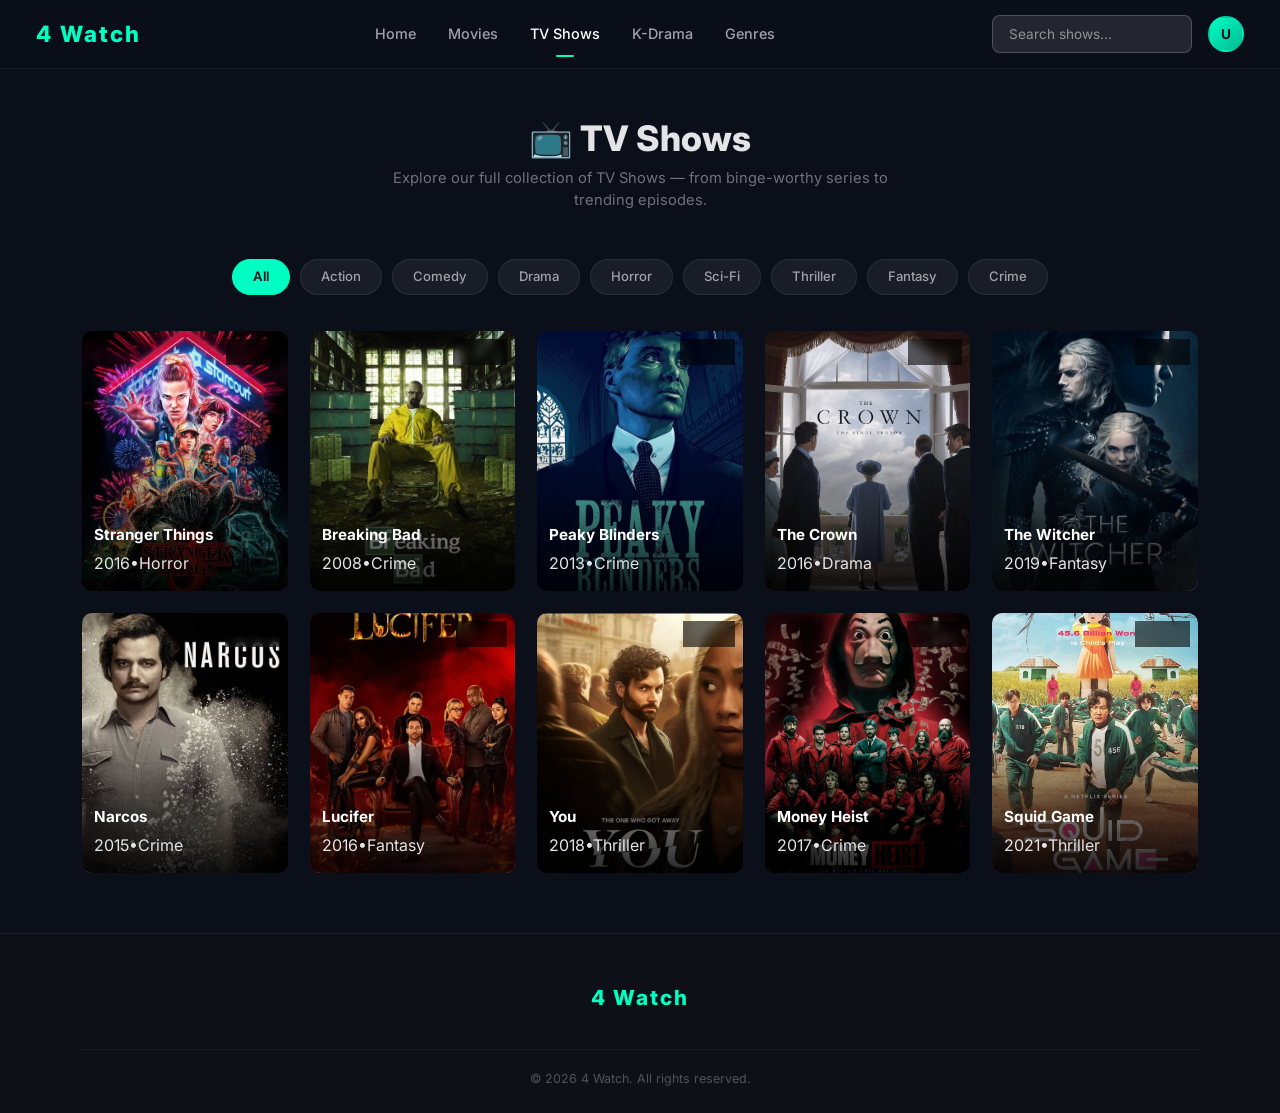
<file: tvshows.html>
<!doctype html>
<html lang="en">
  <head>
    <meta charset="UTF-8" />
    <meta name="viewport" content="width=device-width, initial-scale=1.0" />
    <title>TV Shows — 4 Watch</title>
    <meta name="description" content="Browse all TV Shows on 4 Watch." />
    <link rel="preconnect" href="https://fonts.googleapis.com" />
    <link
      href="https://fonts.googleapis.com/css2?family=Inter:wght@400;500;600;700;800&display=swap"
      rel="stylesheet"
    />
    <link
      href="https://cdn.jsdelivr.net/npm/bootstrap@5.3.0/dist/css/bootstrap.min.css"
      rel="stylesheet"
    />
    <link
      rel="stylesheet"
      href="https://cdnjs.cloudflare.com/ajax/libs/font-awesome/6.5.0/css/all.min.css"
    />
    <!-- Custom CSS -->
    <link rel="stylesheet" href="style/style.css" />
  </head>
  <body>
    <nav class="navbar navbar-expand-lg navbar-dark">
      <div class="container-fluid">
        <a class="navbar-brand" href="index.html">4 Watch</a>
        <button
          class="navbar-toggler border-0"
          type="button"
          data-bs-toggle="collapse"
          data-bs-target="#mainNav"
        >
          <span class="navbar-toggler-icon"></span>
        </button>
        <div class="collapse navbar-collapse" id="mainNav">
          <ul class="navbar-nav mx-auto gap-3">
            <li class="nav-item">
              <a class="nav-link" href="index.html">Home</a>
            </li>
            <li class="nav-item">
              <a class="nav-link" href="movies.html">Movies</a>
            </li>
            <li class="nav-item">
              <a class="nav-link active" href="tvshows.html">TV Shows</a>
            </li>
            <li class="nav-item">
              <a class="nav-link" href="kdrama.html">K-Drama</a>
            </li>
            <li class="nav-item">
              <a class="nav-link" href="genres.html">Genres</a>
            </li>
          </ul>
          <div class="d-flex align-items-center gap-3 mt-3 mt-lg-0">
            <form id="searchForm" class="d-flex m-0">
              <input
                id="searchInput"
                type="text"
                class="nav-search d-none d-lg-block"
                placeholder="Search shows..."
              />
            </form>
            <div class="dropdown">
              <div
                class="nav-avatar dropdown-toggle"
                id="profileDropdown"
                data-bs-toggle="dropdown"
                aria-expanded="false"
              >
                U
              </div>
              <ul
                class="dropdown-menu dropdown-menu-end profile-dropdown"
                aria-labelledby="profileDropdown"
              >
                <li class="profile-header">
                  <div class="nav-avatar large">U</div>
                  <div class="profile-info">
                    <span class="profile-name">Ultimate User</span>
                    <span class="profile-email">user@4watch.com</span>
                  </div>
                </li>
                <li><hr class="dropdown-divider" /></li>
                <li>
                  <a class="dropdown-item" href="#"
                    ><i class="fas fa-user-circle me-2"></i> My Profile</a
                  >
                </li>
                <li>
                  <a class="dropdown-item" href="#"
                    ><i class="fas fa-cog me-2"></i> Settings</a
                  >
                </li>
                <li><hr class="dropdown-divider" /></li>
                <li>
                  <a class="dropdown-item text-danger" href="login.html"
                    ><i class="fas fa-sign-out-alt me-2"></i> Sign Out</a
                  >
                </li>
              </ul>
            </div>
          </div>
        </div>
      </div>
    </nav>

    <div class="container">
      <div class="page-header">
        <h1 id="pageTitle">📺 TV Shows</h1>
        <p id="pageDesc">
          Explore our full collection of TV Shows — from binge-worthy series to
          trending episodes.
        </p>
      </div>
      <div class="filter-bar" id="filterBar">
        <button class="filter-btn active" data-genre="all">All</button>
        <button class="filter-btn" data-genre="action">Action</button>
        <button class="filter-btn" data-genre="comedy">Comedy</button>
        <button class="filter-btn" data-genre="drama">Drama</button>
        <button class="filter-btn" data-genre="horror">Horror</button>
        <button class="filter-btn" data-genre="sci-fi">Sci-Fi</button>
        <button class="filter-btn" data-genre="thriller">Thriller</button>
        <button class="filter-btn" data-genre="fantasy">Fantasy</button>
        <button class="filter-btn" data-genre="crime">Crime</button>
      </div>

      <div class="movie-grid" id="movieGrid"></div>
      <div class="no-results" id="noResults" style="display: none">
        <i class="fas fa-tv"></i>
        No TV shows found for this genre.
      </div>
    </div>

    <footer>
      <div class="container text-center">
        <div class="footer-brand">4 Watch</div>
        <div class="footer-bottom">© 2026 4 Watch. All rights reserved.</div>
      </div>
    </footer>

    <script src="https://cdn.jsdelivr.net/npm/bootstrap@5.3.0/dist/js/bootstrap.bundle.min.js"></script>
    <script>
      const grid = document.getElementById("movieGrid");
      const noResults = document.getElementById("noResults");
      const pageTitle = document.getElementById("pageTitle");
      const pageDesc = document.getElementById("pageDesc");

      const shows = [
        {
          title: "Stranger Things",
          year: "2016",
          genre: "horror",
          rating: "8.7",
          img: "assets/images/strangerthings.webp",
        },
        {
          title: "Breaking Bad",
          year: "2008",
          genre: "crime",
          rating: "9.5",
          img: "assets/images/breaking-bad.jpg",
        },
        {
          title: "Peaky Blinders",
          year: "2013",
          genre: "crime",
          rating: "8.8",
          img: "assets/images/peakyblinders.webp",
        },
        {
          title: "The Crown",
          year: "2016",
          genre: "drama",
          rating: "8.7",
          img: "assets/images/thecrown.jpg",
        },
        {
          title: "The Witcher",
          year: "2019",
          genre: "fantasy",
          rating: "8.2",
          img: "assets/images/thewitcher.jpg",
        },
        {
          title: "Narcos",
          year: "2015",
          genre: "crime",
          rating: "8.8",
          img: "assets/images/narcos.jpg",
        },
        {
          title: "Lucifer",
          year: "2016",
          genre: "fantasy",
          rating: "8.1",
          img: "assets/images/lucifer.jpg",
        },
        {
          title: "You",
          year: "2018",
          genre: "thriller",
          rating: "7.7",
          img: "assets/images/you.jpg",
        },
        {
          title: "Money Heist",
          year: "2017",
          genre: "crime",
          rating: "8.2",
          img: "assets/images/moneyheist.jpg",
        },
        {
          title: "Squid Game",
          year: "2021",
          genre: "thriller",
          rating: "8.0",
          img: "assets/images/squidgame.jpg",
        },
      ];

      function renderShows(genre) {
        const filtered =
          genre === "all" ? shows : shows.filter((m) => m.genre === genre);
        grid.innerHTML = "";
        if (filtered.length === 0) {
          noResults.style.display = "block";
          return;
        }
        noResults.style.display = "none";
        filtered.forEach((m) => {
          const fallbackImage = `https://via.placeholder.com/500x750/111827/00ffc3?text=${encodeURIComponent(m.title)}`;
          const genreLabel = m.genre.charAt(0).toUpperCase() + m.genre.slice(1);
          grid.innerHTML += `
            <div class="movie-card" onclick="watchMovie('${m.title}','${m.img}','${genreLabel}','${m.rating}','${m.year}')">
              <img src="${m.img}" alt="${m.title}" onerror="this.onerror=null; this.src='${fallbackImage}';" />
              <span class="card-rating"><i class="fas fa-star"></i> ${m.rating}</span>
              <div class="card-overlay"></div>
              <div class="movie-info">
                <div class="movie-title" title="${m.title}">${m.title}</div>
                <div class="movie-meta"><span>${m.year}</span><span>•</span><span>${genreLabel}</span></div>
              </div>
            </div>`;
        });
      }

      document.querySelectorAll(".filter-btn").forEach((btn) => {
        btn.addEventListener("click", () => {
          document
            .querySelectorAll(".filter-btn")
            .forEach((b) => b.classList.remove("active"));
          btn.classList.add("active");
          const g = btn.dataset.genre;
          if (g === "all") {
            pageTitle.textContent = "📺 TV Shows";
            pageDesc.textContent = "Stream the best TV shows, dramas, and series.";
          } else {
            const l = g.charAt(0).toUpperCase() + g.slice(1);
            pageTitle.textContent = "📺 " + l + " TV Shows";
            pageDesc.textContent = "Showing TV shows in the " + l + " genre.";
          }
          renderShows(g);
        });
      });

      renderShows("all");

      function watchMovie(title, img, genre, rating, year) {
        const q = `title=${encodeURIComponent(title)}&img=${encodeURIComponent(img)}&genre=${encodeURIComponent(genre)}&rating=${encodeURIComponent(rating)}&year=${encodeURIComponent(year)}&from=tvshows.html`;
        window.location.href = `nonton.html?${q}`;
      }
    </script>
  </body>
</html>
</file>
<file: style/style.css>
/* GLOBAL STYLES */
* {
  box-sizing: border-box;
  margin: 0;
  padding: 0;
}

:root {
  --bg: #0b0f1a;
  --nav-bg: rgba(11, 15, 26, 0.85);
  --accent: #00ffc3;
  --muted: #a1a1aa;
  --card-bg: #111827;
  --radius: 10px;
  --badge-red: #e63946;
}

body {
  background-color: var(--bg);
  color: #e4e4e7;
  font-family: "Inter", "Segoe UI", sans-serif;
  min-height: 100vh;
  overflow-x: hidden;
}

/* ===== NAVBAR ===== */
.navbar {
  background: var(--nav-bg);
  backdrop-filter: blur(14px);
  -webkit-backdrop-filter: blur(14px);
  border-bottom: 1px solid rgba(255, 255, 255, 0.06);
  padding: 0.75rem 1.5rem;
  position: sticky;
  top: 0;
  z-index: 1000;
}

.navbar-brand {
  color: var(--accent) !important;
  font-weight: 800;
  font-size: 1.4rem;
  letter-spacing: 2px;
}

.nav-link {
  color: var(--muted) !important;
  font-weight: 500;
  font-size: 0.9rem;
  transition: color 0.25s;
  position: relative;
}

.nav-link:hover,
.nav-link.active {
  color: #fff !important;
}

.nav-link.active::after {
  content: "";
  position: absolute;
  bottom: -4px;
  left: 50%;
  transform: translateX(-50%);
  width: 18px;
  height: 2px;
  background: var(--accent);
  border-radius: 2px;
}

.nav-search {
  background: rgba(255, 255, 255, 0.07);
  border: 1px solid rgba(255, 255, 255, 0.1);
  border-radius: 8px;
  padding: 6px 12px;
  color: #fff;
  font-size: 0.85rem;
  width: 200px;
  transition:
    border-color 0.3s,
    width 0.3s;
}

.nav-search::placeholder {
  color: #71717a;
}

.nav-search:focus {
  outline: none;
  border-color: var(--accent);
  width: 240px;
}

.nav-avatar {
  width: 36px;
  height: 36px;
  border-radius: 50%;
  background: linear-gradient(135deg, var(--accent), #00b894);
  display: flex;
  align-items: center;
  justify-content: center;
  font-weight: 700;
  font-size: 0.85rem;
  color: #0b0f1a;
  cursor: pointer;
  transition: all 0.3s cubic-bezier(0.4, 0, 0.2, 1);
  border: 2px solid transparent;
}

.nav-avatar:hover {
  transform: scale(1.05);
  box-shadow: 0 0 15px rgba(0, 255, 195, 0.3);
  border-color: rgba(255, 255, 255, 0.2);
}

.nav-avatar.large {
  width: 50px;
  height: 50px;
  font-size: 1.2rem;
}

/* ===== PROFILE DROPDOWN ===== */
.profile-dropdown {
  background: rgba(17, 24, 39, 0.95);
  backdrop-filter: blur(20px);
  -webkit-backdrop-filter: blur(20px);
  border: 1px solid rgba(255, 255, 255, 0.08);
  border-radius: 14px;
  padding: 12px;
  width: 240px;
  box-shadow: 0 20px 40px rgba(0, 0, 0, 0.4);
  margin-top: 10px !important;
  animation: dropdownFade 0.3s ease;
}

@keyframes dropdownFade {
  from { opacity: 0; transform: translateY(10px); }
  to { opacity: 1; transform: translateY(0); }
}

.profile-header {
  padding: 8px 8px 16px;
  display: flex;
  align-items: center;
  gap: 12px;
}

.profile-info {
  display: flex;
  flex-direction: column;
}

.profile-name {
  color: #fff;
  font-weight: 600;
  font-size: 0.95rem;
  line-height: 1.2;
}

.profile-email {
  color: var(--muted);
  font-size: 0.75rem;
}

.dropdown-item {
  color: #d1d5db;
  font-size: 0.85rem;
  padding: 10px 12px;
  border-radius: 8px;
  transition: all 0.2s;
  display: flex;
  align-items: center;
}

.dropdown-item i {
  width: 20px;
  font-size: 0.9rem;
  color: var(--muted);
}

.dropdown-item:hover {
  background: rgba(255, 255, 255, 0.05);
  color: var(--accent);
}

.dropdown-item:hover i {
  color: var(--accent);
}

.dropdown-divider {
  border-color: rgba(255, 255, 255, 0.08);
  margin: 8px 0;
}

.dropdown-toggle::after {
  display: none;
}

/* ===== PAGE HEADER ===== */
.page-header {
  padding: 48px 0 12px;
  text-align: center;
}

.page-header h1 {
  font-size: 2.2rem;
  font-weight: 800;
  margin-bottom: 8px;
}

.page-header p {
  color: #71717a;
  font-size: 0.92rem;
  max-width: 520px;
  margin: 0 auto 36px;
}

/* ===== HERO ===== */
.hero {
  position: relative;
  height: 100vh;
  min-height: 560px;
  overflow: hidden;
}

.hero-slides { position: relative; width: 100%; height: 100%; }

.hero-slide {
  position: absolute;
  inset: 0;
  opacity: 0;
  transition: opacity 0.8s ease;
}
.hero-slide.active { opacity: 1; z-index: 2; }

.hero-bg {
  position: absolute;
  inset: 0;
  background-size: cover;
  background-position: center top;
  transform: scale(1.04);
  transition: transform 8s ease;
}
.hero-slide.active .hero-bg { transform: scale(1); }

/* gradient overlay */
.hero-slide::after {
  content: '';
  position: absolute;
  inset: 0;
  background:
    linear-gradient(to right, rgba(11,15,26,0.92) 38%, rgba(11,15,26,0.2) 75%, transparent 100%),
    linear-gradient(to top, rgba(11,15,26,0.9) 0%, transparent 40%);
  z-index: 1;
}

.hero-content {
  position: absolute;
  bottom: 120px;
  left: 60px;
  z-index: 3;
  max-width: 520px;
}

.hero-content img {
  width: 100%;
  max-width: 220px;
  height: auto;
  border-radius: 12px;
  margin-bottom: 24px;
  box-shadow: 0 12px 30px rgba(0, 0, 0, 0.5);
  display: block;
  border: 1px solid rgba(255, 255, 255, 0.1);
  transition: transform 0.3s ease;
}

.hero-content img:hover {
  transform: scale(1.02);
}

.hero-badge {
  display: inline-flex;
  align-items: center;
  gap: 6px;
  background: rgba(0, 255, 195, 0.12);
  color: var(--accent);
  font-size: 0.7rem;
  font-weight: 700;
  letter-spacing: 1px;
  text-transform: uppercase;
  padding: 4px 10px;
  border-radius: 4px;
  margin-bottom: 14px;
  border: 1px solid rgba(0, 255, 195, 0.2);
}

.hero-title {
  font-family: 'Bebas Neue', sans-serif;
  font-size: clamp(3rem, 7vw, 5.5rem);
  line-height: 1;
  letter-spacing: 2px;
  margin-bottom: 12px;
  text-shadow: 0 4px 24px rgba(0,0,0,0.5);
}

.hero-meta {
  display: flex;
  align-items: center;
  gap: 10px;
  font-size: 0.8rem;
  color: rgba(255,255,255,0.7);
  margin-bottom: 12px;
  flex-wrap: wrap;
}
.dot {
  width: 3px; height: 3px;
  background: rgba(255,255,255,0.4);
  border-radius: 50%;
}
.rating { color: #f4c430; font-weight: 600; }

.hero-genres {
  display: flex;
  gap: 8px;
  flex-wrap: wrap;
  margin-bottom: 14px;
}
.genre-tag {
  background: rgba(255,255,255,0.1);
  border: 1px solid rgba(255,255,255,0.12);
  padding: 3px 12px;
  border-radius: 6px;
  font-size: 0.72rem;
  color: #ccc;
  letter-spacing: 0.5px;
}

.hero-desc {
  font-size: 0.88rem;
  color: rgba(255,255,255,0.68);
  line-height: 1.65;
  margin-bottom: 22px;
  max-width: 440px;
}

.hero-buttons { display: flex; gap: 10px; }

.btn {
  display: inline-flex;
  align-items: center;
  gap: 8px;
  border: none;
  border-radius: 8px;
  padding: 10px 22px;
  font-size: 0.85rem;
  font-weight: 600;
  cursor: pointer;
  transition: all .2s;
  font-family: 'Inter', sans-serif;
}
.btn-play {
  background: var(--accent);
  color: #0b0f1a;
}
.btn-play:hover { background: rgba(0, 255, 195, 0.88); transform: scale(1.03); }

.btn-add {
  background: rgba(255,255,255,0.12);
  color: #fff;
  border: 1px solid rgba(255,255,255,0.18);
  backdrop-filter: blur(8px);
}
.btn-add:hover { background: rgba(255,255,255,0.2); }

/* dots */
.hero-dots {
  position: absolute;
  bottom: 90px;
  left: 50%;
  transform: translateX(-50%);
  display: flex;
  gap: 8px;
  z-index: 10;
}
.hero-dot {
  width: 6px; height: 6px;
  border-radius: 3px;
  background: rgba(255,255,255,0.3);
  cursor: pointer;
  transition: all .3s;
}
.hero-dot.active {
  width: 22px;
  background: #fff;
}

/* arrows */
.hero-arrow {
  position: absolute;
  top: 50%;
  transform: translateY(-50%);
  z-index: 10;
  width: 40px; height: 40px;
  border-radius: 50%;
  background: rgba(255,255,255,0.1);
  border: 1px solid rgba(255,255,255,0.15);
  backdrop-filter: blur(8px);
  color: #fff;
  font-size: 0.9rem;
  cursor: pointer;
  display: flex; align-items: center; justify-content: center;
  transition: all .2s;
}
.hero-arrow:hover { background: rgba(255,255,255,0.22); }
.hero-arrow.left { left: 18px; }
.hero-arrow.right { right: 18px; }

 /* ── ROW SECTION ── */
    .section {
      padding: 0 36px 40px;
      position: relative;
      z-index: 5;
    }
 
    .section-header {
      display: flex;
      align-items: center;
      justify-content: space-between;
      margin-bottom: 16px;
    }
 
    .section-title {
      font-size: 1rem;
      font-weight: 700;
      letter-spacing: 0.3px;
    }
    .section-see-all {
      font-size: 0.78rem;
      color: var(--muted);
      cursor: pointer;
      text-decoration: none;
      transition: color .2s;
    }
    .section-see-all:hover { color: var(--accent); }
 
    .cards-row {
      display: flex;
      gap: 12px;
      overflow-x: auto;
      padding-bottom: 8px;
      scrollbar-width: none;
    }
    .cards-row::-webkit-scrollbar { display: none; }
 
    .card {
      flex: 0 0 auto;
      width: 180px;
      cursor: pointer;
      transition: transform .25s;
    }
    .card:hover { transform: scale(1.05); }
 
    .card-thumb {
      width: 100%;
      height: 100px;
      border-radius: var(--radius);
      overflow: hidden;
      position: relative;
      background: var(--card-bg);
    }
    .card-thumb img {
      width: 100%; height: 100%;
      object-fit: cover;
      display: block;
    }
    .card-thumb-placeholder {
      width: 100%; height: 100%;
      display: flex;
      align-items: center;
      justify-content: center;
      font-family: 'Bebas Neue', sans-serif;
      font-size: 1.1rem;
      letter-spacing: 1.5px;
      color: #fff;
      text-shadow: 0 2px 10px rgba(0,0,0,0.5);
    }
 
    .card-overlay {
      position: absolute;
      inset: 0;
      background: linear-gradient(to top, black, transparent 40%);
      border-radius: var(--radius);
    }
    .card-play {
      position: absolute;
      bottom: 8px; right: 8px;
      width: 28px; height: 28px;
      border-radius: 50%;
      background: var(--accent);
      border: 1px solid rgba(255,255,255,0.2);
      display: flex; align-items: center; justify-content: center;
      opacity: 0;
      transition: all .2s;
      font-size: 0.65rem;
      color: #0b0f1a;
    }
    .card:hover .card-play { opacity: 1; }
 
    .card-info { padding: 8px 2px 0; }
    .card-title { font-size: 0.82rem; font-weight: 600; margin-bottom: 3px; }
    .card-sub { font-size: 0.72rem; color: var(--muted); }
 
    /* ── DARK GRADIENTS for placeholder cards ── */
    .c1 { background: linear-gradient(135deg, #1a1a2e, #16213e); border: 1px solid rgba(255,255,255,0.05); }
    .c2 { background: linear-gradient(135deg, #0d1b2a, #1b263b); border: 1px solid rgba(255,255,255,0.05); }
    .c3 { background: linear-gradient(135deg, #1a0f0f, #2d1b1b); border: 1px solid rgba(255,255,255,0.05); }
    .c4 { background: linear-gradient(135deg, #0f1a10, #1b2d1c); border: 1px solid rgba(255,255,255,0.05); }
    .c5 { background: linear-gradient(135deg, #1a140f, #2d241b); border: 1px solid rgba(255,255,255,0.05); }
    .c6 { background: linear-gradient(135deg, #1a0f1a, #2d1b2d); border: 1px solid rgba(255,255,255,0.05); }
    .c7 { background: linear-gradient(135deg, #0f1a1a, #1b2d2d); border: 1px solid rgba(255,255,255,0.05); }
    .c8 { background: linear-gradient(135deg, #1a1a0f, #2d2d1b); border: 1px solid rgba(255,255,255,0.05); }
 
    /* hero backgrounds using gradient as placeholder */
    .hbg1 { background: linear-gradient(160deg, #1a0a0a 0%, #3d0000 40%, #8b1a1a 70%, #c0392b 100%); }
    .hbg2 { background: linear-gradient(160deg, #0a0f1a 0%, #0d2137 40%, #1e6091 70%, #2980b9 100%); }
    .hbg3 { background: linear-gradient(160deg, #0a0f0a 0%, #0d2c0d 40%, #1a6b1a 70%, #27ae60 100%); }
 
    /* fade animations */
    @keyframes fadeUp {
      from { opacity: 0; transform: translateY(22px); }
      to   { opacity: 1; transform: translateY(0); }
    }
    .hero-slide.active .hero-badge  { animation: fadeUp .5s .1s both; }
    .hero-slide.active .hero-title  { animation: fadeUp .5s .2s both; }
    .hero-slide.active .hero-meta   { animation: fadeUp .5s .3s both; }
    .hero-slide.active .hero-genres { animation: fadeUp .5s .35s both; }
    .hero-slide.active .hero-desc   { animation: fadeUp .5s .4s both; }
    .hero-slide.active .hero-buttons{ animation: fadeUp .5s .5s both; }
    
/* ===== NO RESULTS ===== */
.no-results {
  text-align: center;
  padding: 60px 0;
  color: #52525b;
  font-size: 1rem;
}

.no-results i {
  font-size: 2.5rem;
  margin-bottom: 12px;
  display: block;
  color: #333;
}

/* ===== SCROLL ROW ===== */
.scroll-row {
  overflow-x: auto;
  display: flex;
  gap: 16px;
  padding-bottom: 12px;
  scroll-behavior: smooth;
}

.scroll-row::-webkit-scrollbar {
  height: 4px;
}

.scroll-row::-webkit-scrollbar-track {
  background: transparent;
}

.scroll-row::-webkit-scrollbar-thumb {
  background: #00ffc3;
  border-radius: 4px;
}

/* ===== MOVIE CARDS ===== */
.movie-card {
    position: relative;
    border-radius: var(--radius);
    overflow: hidden;
    cursor: pointer;
    min-width: 180px;
    height: 260px;
    flex: 0 0 auto;
    transition: transform 0.3s;
    background: var(--card-bg);
}

.movie-card:hover {
    transform: translateY(-5px);
}

.movie-card img {
    width: 100%;
    height: 100%;
    object-fit: cover;
    display: block;
    transition: transform 0.4s;
}

.movie-card:hover img {
    transform: scale(1.08);
}

.movie-card .card-overlay {
    position: absolute;
    inset: 0;
    background: linear-gradient(to top, rgba(0,0,0,0.85) 0%, transparent 60%);
    border-radius: var(--radius);
    pointer-events: none;
}

.card-rating {
    position: absolute;
    top: 8px;
    right: 8px;
    background: rgba(0, 0, 0, 0.6);
    backdrop-filter: blur(4px);
    color: #f4c430;
    padding: 4px 8px;
    border-radius: 6px;
    font-size: 0.75rem;
    font-weight: 700;
    z-index: 2;
}

.card-rating i {
    margin-right: 2px;
}

.movie-info {
    position: absolute;
    bottom: 0;
    left: 0;
    right: 0;
    padding: 16px 12px;
    z-index: 2;
}

.movie-title {
    font-size: 0.95rem;
    font-weight: 700;
    color: #fff;
    margin-bottom: 4px;
}

.movie-genre {
    font-size: 0.75rem;
    color: var(--muted);
}

/* ===== GENRE GRID & CARDS ===== */
.genre-grid {
  display: grid;
  grid-template-columns: repeat(auto-fill, minmax(260px, 1fr));
  gap: 20px;
  padding-bottom: 20px;
}

.genre-card {
  position: relative;
  border-radius: 14px;
  overflow: hidden;
  height: 170px;
  cursor: pointer;
  transition:
    transform 0.3s,
    box-shadow 0.3s;
  text-decoration: none;
}

.genre-card:hover {
  transform: translateY(-5px);
  box-shadow: 0 14px 35px rgba(0, 0, 0, 0.5);
}

.genre-card img {
  width: 100%;
  height: 100%;
  object-fit: cover;
  display: block;
  transition: transform 0.4s;
}

.genre-card:hover img {
  transform: scale(1.08);
}

.genre-overlay {
  position: absolute;
  top: 0;
  left: 0;
  right: 0;
  bottom: 0;
  display: flex;
  flex-direction: column;
  align-items: center;
  justify-content: center;
  transition: background 0.3s;
}

.genre-icon {
  font-size: 1.8rem;
  margin-bottom: 8px;
  color: #fff;
  text-shadow: 0 2px 8px rgba(0, 0, 0, 0.5);
}

.genre-name {
  font-size: 1.15rem;
  font-weight: 700;
  color: #fff;
  text-shadow: 0 2px 10px rgba(0, 0, 0, 0.6);
  letter-spacing: 0.5px;
}

.genre-count {
  font-size: 0.75rem;
  color: rgba(255, 255, 255, 0.7);
  margin-top: 4px;
}

.genre-card:hover .genre-overlay {
  background: rgba(0, 255, 195, 0.15);
}

/* ===== FILTER BAR ===== */
.filter-bar {
  display: flex;
  gap: 10px;
  justify-content: center;
  flex-wrap: wrap;
  margin-bottom: 36px;
}

.filter-btn {
  background: rgba(255, 255, 255, 0.06);
  border: 1px solid rgba(255, 255, 255, 0.08);
  color: #a1a1aa;
  padding: 7px 20px;
  border-radius: 20px;
  font-size: 0.82rem;
  font-weight: 500;
  cursor: pointer;
  transition: all 0.25s;
}

.filter-btn:hover,
.filter-btn.active {
  background: #00ffc3;
  color: #0b0f1a;
  border-color: #00ffc3;
  font-weight: 600;
}

/* ===== MOVIE GRID ===== */
.movie-grid {
  display: grid;
  grid-template-columns: repeat(auto-fill, minmax(190px, 1fr));
  gap: 22px;
}

/* ===== FOOTER ===== */
footer {
  background: #0d1117;
  border-top: 1px solid rgba(255, 255, 255, 0.06);
  padding: 48px 0 24px;
  margin-top: 60px;
}

.footer-brand {
  font-size: 1.3rem;
  font-weight: 800;
  color: #00ffc3;
  letter-spacing: 2px;
  margin-bottom: 8px;
}

.footer-desc {
  color: #71717a;
  font-size: 0.82rem;
  max-width: 280px;
  line-height: 1.6;
}

.footer-heading {
  font-size: 0.8rem;
  font-weight: 600;
  color: #fff;
  text-transform: uppercase;
  letter-spacing: 1px;
  margin-bottom: 14px;
}

.footer-link {
  display: block;
  color: #71717a;
  text-decoration: none;
  font-size: 0.85rem;
  margin-bottom: 8px;
  transition: color 0.2s;
}

.footer-link:hover {
  color: #00ffc3;
}

.social-icon {
  width: 36px;
  height: 36px;
  border-radius: 8px;
  background: rgba(255, 255, 255, 0.06);
  display: inline-flex;
  align-items: center;
  justify-content: center;
  color: #a1a1aa;
  font-size: 0.9rem;
  transition:
    background 0.25s,
    color 0.25s;
  text-decoration: none;
  margin-right: 8px;
}

.social-icon:hover {
  background: #00ffc3;
  color: #0b0f1a;
}

.footer-bottom {
  border-top: 1px solid rgba(255, 255, 255, 0.06);
  padding-top: 20px;
  margin-top: 36px;
  text-align: center;
  color: #52525b;
  font-size: 0.78rem;
}

/* ===== FOOTER INPUT ===== */
.nav-search {
    background: rgba(255, 255, 255, 0.1);
    border: 1px solid rgba(255, 255, 255, 0.2);
    color: #fff;
    padding: 8px 16px;
    border-radius: 8px;
    outline: none;
    font-size: 0.85rem;
    transition: border-color 0.2s;
}

.nav-search:focus {
    border-color: #fff;
}

.nav-search::placeholder {
    color: rgba(255, 255, 255, 0.5);
}

/* ===== ANIMATIONS ===== */
@keyframes fadeInUp {
  from {
    opacity: 0;
    transform: translateY(20px);
  }
  to {
    opacity: 1;
    transform: translateY(0);
  }
}

.fade-in-up {
  animation: fadeInUp 0.6s ease forwards;
}

.delay-1 {
  animation-delay: 0.1s;
}

.delay-2 {
  animation-delay: 0.2s;
}

.delay-3 {
  animation-delay: 0.3s;
}

/* ===== AUTH & LANDING PAGE (LOGIN.HTML) ===== */
:root {
  --auth-bg: #0b0f1a;
  --auth-card-bg: #111827;
  --auth-input-bg: #1f2937;
  --auth-border: rgba(255, 255, 255, 0.08);
  --auth-accent: #00ffc3;
  --auth-accent-glow: rgba(0, 255, 195, 0.2);
}

#landing {
  position: relative;
  min-height: 100vh;
  display: flex;
  flex-direction: column;
  overflow: hidden;
  transition:
    opacity 0.5s ease,
    transform 0.5s ease;
  background-color: var(--auth-bg);
}

#landing .navbar {
  display: flex;
  justify-content: space-between;
  align-items: center;
  padding: 24px 48px;
  background: transparent;
  border-bottom: none;
  position: relative;
  z-index: 100;
}

#landing .navbar-brand {
  font-weight: 800;
  font-size: 24px;
  color: var(--auth-accent);
  letter-spacing: 1.5px;
}

#landing.hide {
  opacity: 0;
  transform: scale(0.97);
  pointer-events: none;
}

.poster-grid {
  position: absolute;
  inset: 0;
  display: grid;
  grid-template-columns: repeat(8, 1fr);
  grid-template-rows: repeat(4, 1fr);
  gap: 6px;
  padding: 6px;
  transform: rotate(-4deg) scale(1.18);
  transform-origin: center;
  z-index: 0;
}

.poster {
  border-radius: 6px;
  background: var(--auth-card-bg);
  overflow: hidden;
  position: relative;
  animation: posterFloat linear infinite;
}

.poster::before {
  content: "";
  position: absolute;
  inset: 0;
  opacity: 0.4;
}

.p1::before {
  background: linear-gradient(135deg, #1a1a2e, #16213e, #0f3460);
}
.p2::before {
  background: linear-gradient(135deg, #2d1b69, #11998e, #38ef7d);
}
.p3::before {
  background: linear-gradient(135deg, #ff416c, #ff4b2b);
}
.p4::before {
  background: linear-gradient(135deg, #0f2027, #203a43, #2c5364);
}
.p5::before {
  background: linear-gradient(135deg, #373b44, #4286f4);
}
.p6::before {
  background: linear-gradient(135deg, #c94b4b, #4b134f);
}
.p7::before {
  background: linear-gradient(135deg, #005c97, #363795);
}
.p8::before {
  background: linear-gradient(135deg, #1d2671, #c33764);
}
.p9::before {
  background: linear-gradient(135deg, #134e5e, #71b280);
}
.p10::before {
  background: linear-gradient(135deg, #f46b45, #eea849);
}
.p11::before {
  background: linear-gradient(135deg, #42275a, #734b6d);
}
.p12::before {
  background: linear-gradient(135deg, #1a1a2e, #e94560);
}

.poster:hover {
  transform: scale(1.05) rotate(0deg);
  z-index: 10;
  box-shadow: 0 10px 30px rgba(0, 0, 0, 0.5);
  transition: all 0.3s;
}

.poster:hover::before {
  opacity: 0.1;
}

.poster::after {
  content: attr(data-title);
  position: absolute;
  bottom: 10px;
  left: 10px;
  right: 10px;
  font-size: 9px;
  font-weight: 700;
  color: rgba(255, 255, 255, 0.5);
  text-transform: uppercase;
  letter-spacing: 1px;
  line-height: 1.2;
}

@keyframes posterFloat {
  0%,
  100% {
    transform: translateY(0px);
  }
  50% {
    transform: translateY(-8px);
  }
}

.overlay-auth {
  position: absolute;
  inset: 0;
  background:
    radial-gradient(
      ellipse 70% 60% at 50% 50%,
      rgba(11, 15, 26, 0.6) 0%,
      rgba(11, 15, 26, 0.95) 100%
    ),
    linear-gradient(
      to bottom,
      rgba(11, 15, 26, 0.7) 0%,
      transparent 30%,
      transparent 70%,
      rgba(11, 15, 26, 1) 100%
    );
  z-index: 1;
}

.glow-strip {
  position: absolute;
  bottom: 0;
  left: 0;
  right: 0;
  height: 3px;
  background: linear-gradient(
    90deg,
    transparent,
    var(--auth-accent),
    #00d2ff,
    var(--auth-accent),
    transparent
  );
  z-index: 2;
  opacity: 0.6;
}

.nav-btn {
  padding: 9px 24px;
  border: 1.5px solid rgba(255, 255, 255, 0.25);
  border-radius: 6px;
  background: rgba(255, 255, 255, 0.06);
  color: #fff;
  font-size: 14px;
  font-weight: 500;
  cursor: pointer;
  transition: all 0.2s;
  backdrop-filter: blur(8px);
}

.nav-btn:hover {
  border-color: rgba(255, 255, 255, 0.5);
  background: rgba(255, 255, 255, 0.12);
}

.hero-auth {
  position: relative;
  z-index: 10;
  flex: 1;
  display: flex;
  flex-direction: column;
  align-items: center;
  justify-content: center;
  text-align: center;
  padding: 40px 24px 80px;
}

.hero-auth h1 {
  font-size: clamp(36px, 7vw, 68px);
  font-weight: 800;
  line-height: 1.1;
  letter-spacing: -1.5px;
  margin-bottom: 20px;
}

.hero-auth h1 em {
  font-style: normal;
  color: var(--auth-accent);
}

.btn-cta-auth {
  display: inline-flex;
  align-items: center;
  gap: 10px;
  padding: 16px 40px;
  background: var(--auth-accent);
  border: none;
  border-radius: 8px;
  font-size: 16px;
  font-weight: 700;
  color: #0b0f1a;
  cursor: pointer;
  transition: all 0.25s;
  box-shadow: 0 8px 30px var(--auth-accent-glow);
}

.btn-cta-auth:hover {
  transform: translateY(-2px);
  box-shadow: 0 12px 40px rgba(0, 255, 195, 0.4);
}

/* Stats */
.stats {
  position: relative;
  z-index: 10;
  display: flex;
  justify-content: center;
  gap: 0;
  padding: 0 48px 36px;
  animation: fadeInUp 0.7s ease 0.5s both;
}

.stat {
  flex: 1;
  max-width: 160px;
  text-align: center;
  padding: 16px;
  border-right: 1px solid rgba(255, 255, 255, 0.08);
}

.stat:last-child {
  border-right: none;
}

.stat-num {
  font-size: 28px;
  font-weight: 800;
  color: #fff;
}

.stat-num sup {
  font-size: 14px;
  color: var(--auth-accent);
}

.stat-label {
  font-size: 12px;
  color: #71717a;
  margin-top: 2px;
  letter-spacing: 0.3px;
  text-transform: uppercase;
}

#auth-section {
  min-height: 100vh;
  display: none;
  flex-direction: column;
  align-items: center;
  justify-content: center;
  padding: 40px 20px;
  position: relative;
  opacity: 0;
  transform: translateY(30px);
  transition:
    opacity 0.5s ease,
    transform 0.5s ease;
  background-color: var(--auth-bg);
}

#auth-section.visible {
  display: flex;
  opacity: 1;
  transform: translateY(0);
}

.back-btn {
  position: absolute;
  top: 24px;
  left: 24px;
  display: flex;
  align-items: center;
  gap: 8px;
  background: rgba(255, 255, 255, 0.05);
  border: 1px solid var(--auth-border);
  border-radius: 8px;
  padding: 8px 16px;
  color: #a1a1aa;
  font-size: 13px;
  cursor: pointer;
  transition: all 0.2s;
  z-index: 100;
}

.back-btn:hover {
  color: #fff;
  border-color: #71717a;
  background: rgba(255, 255, 255, 0.1);
}

.auth-brand {
  text-align: center;
  margin-bottom: 32px;
}

.auth-brand .logo-sm {
  font-size: 24px;
  font-weight: 800;
  color: var(--auth-accent);
  letter-spacing: 1.5px;
  margin-bottom: 6px;
}

.auth-card {
  background: var(--auth-card-bg);
  border: 1px solid var(--auth-border);
  border-radius: 20px;
  padding: 36px 32px;
  width: 100%;
  max-width: 420px;
  position: relative;
  overflow: hidden;
  box-shadow: 0 20px 50px rgba(0, 0, 0, 0.3);
}

.auth-tabs {
  display: flex;
  background: var(--auth-input-bg);
  border-radius: 10px;
  padding: 4px;
  margin-bottom: 28px;
  gap: 4px;
}

.auth-tab-btn {
  flex: 1;
  padding: 9px;
  border: none;
  background: transparent;
  color: #71717a;
  font-size: 14px;
  font-weight: 600;
  border-radius: 7px;
  cursor: pointer;
  transition: all 0.25s;
}

.auth-tab-btn.active {
  background: var(--auth-card-bg);
  color: var(--auth-accent);
  border: 1px solid var(--auth-border);
}

.form-panel {
  display: none;
}

.form-panel.active {
  display: block;
  animation: fadeInUp 0.3s ease both;
}

.auth-field {
  position: relative;
  margin-bottom: 18px;
}

.auth-field input {
  width: 100%;
  background: var(--auth-input-bg);
  border: 1px solid var(--auth-border);
  border-radius: 10px;
  padding: 20px 16px 8px;
  font-size: 15px;
  color: #fff;
  outline: none;
  transition:
    border-color 0.25s,
    box-shadow 0.25s;
}

.auth-field input:focus {
  border-color: var(--auth-accent);
  box-shadow: 0 0 0 3px var(--auth-accent-glow);
}

.auth-field label {
  position: absolute;
  left: 16px;
  top: 50%;
  transform: translateY(-50%);
  font-size: 14px;
  color: #71717a;
  pointer-events: none;
  transition: all 0.2s cubic-bezier(0.4, 0, 0.2, 1);
  transform-origin: left top;
}

.auth-field input:focus ~ label,
.auth-field input.has-value ~ label {
  top: 6px;
  transform: translateY(0) scale(0.75);
  color: var(--auth-accent);
  font-weight: 600;
}

.toggle-pw {
  position: absolute;
  right: 14px;
  top: 50%;
  transform: translateY(-50%);
  background: none;
  border: none;
  cursor: pointer;
  color: #71717a;
  font-size: 16px;
  padding: 4px;
  transition: color 0.2s;
  line-height: 1;
  z-index: 5;
}

.toggle-pw:hover {
  color: var(--auth-accent);
}

.btn-auth-submit {
  width: 100%;
  padding: 14px;
  background: var(--auth-accent);
  border: none;
  border-radius: 10px;
  font-size: 15px;
  font-weight: 700;
  color: #0b0f1a;
  cursor: pointer;
  transition: all 0.2s;
  margin-top: 6px;
  box-shadow: 0 6px 20px var(--auth-accent-glow);
}

.btn-auth-submit:hover {
  transform: translateY(-1px);
  box-shadow: 0 10px 28px rgba(0, 255, 195, 0.35);
}

.auth-divider {
  display: flex;
  align-items: center;
  gap: 12px;
  margin: 20px 0;
  color: #52525b;
  font-size: 12px;
}

.auth-divider::before,
.auth-divider::after {
  content: "";
  flex: 1;
  height: 1px;
  background: var(--auth-border);
}

.auth-alert {
  padding: 11px 14px;
  border-radius: 8px;
  font-size: 13px;
  margin-bottom: 16px;
  display: none;
  align-items: center;
  gap: 8px;
}

.auth-alert.show {
  display: flex;
  animation: fadeInUp 0.3s ease;
}
.auth-alert.error {
  background: rgba(239, 68, 68, 0.1);
  border: 1px solid rgba(239, 68, 68, 0.2);
  color: #ef4444;
}
.auth-alert.success {
  background: rgba(16, 185, 129, 0.1);
  border: 1px solid rgba(16, 185, 129, 0.2);
  color: #10b981;
}

.strength-meter {
  display: none;
  gap: 4px;
  margin-top: -10px;
  margin-bottom: 16px;
}
.strength-meter.show {
  display: flex;
}
.strength-seg {
  flex: 1;
  height: 3px;
  border-radius: 2px;
  background: var(--auth-border);
  transition: background 0.3s;
}
</file>
